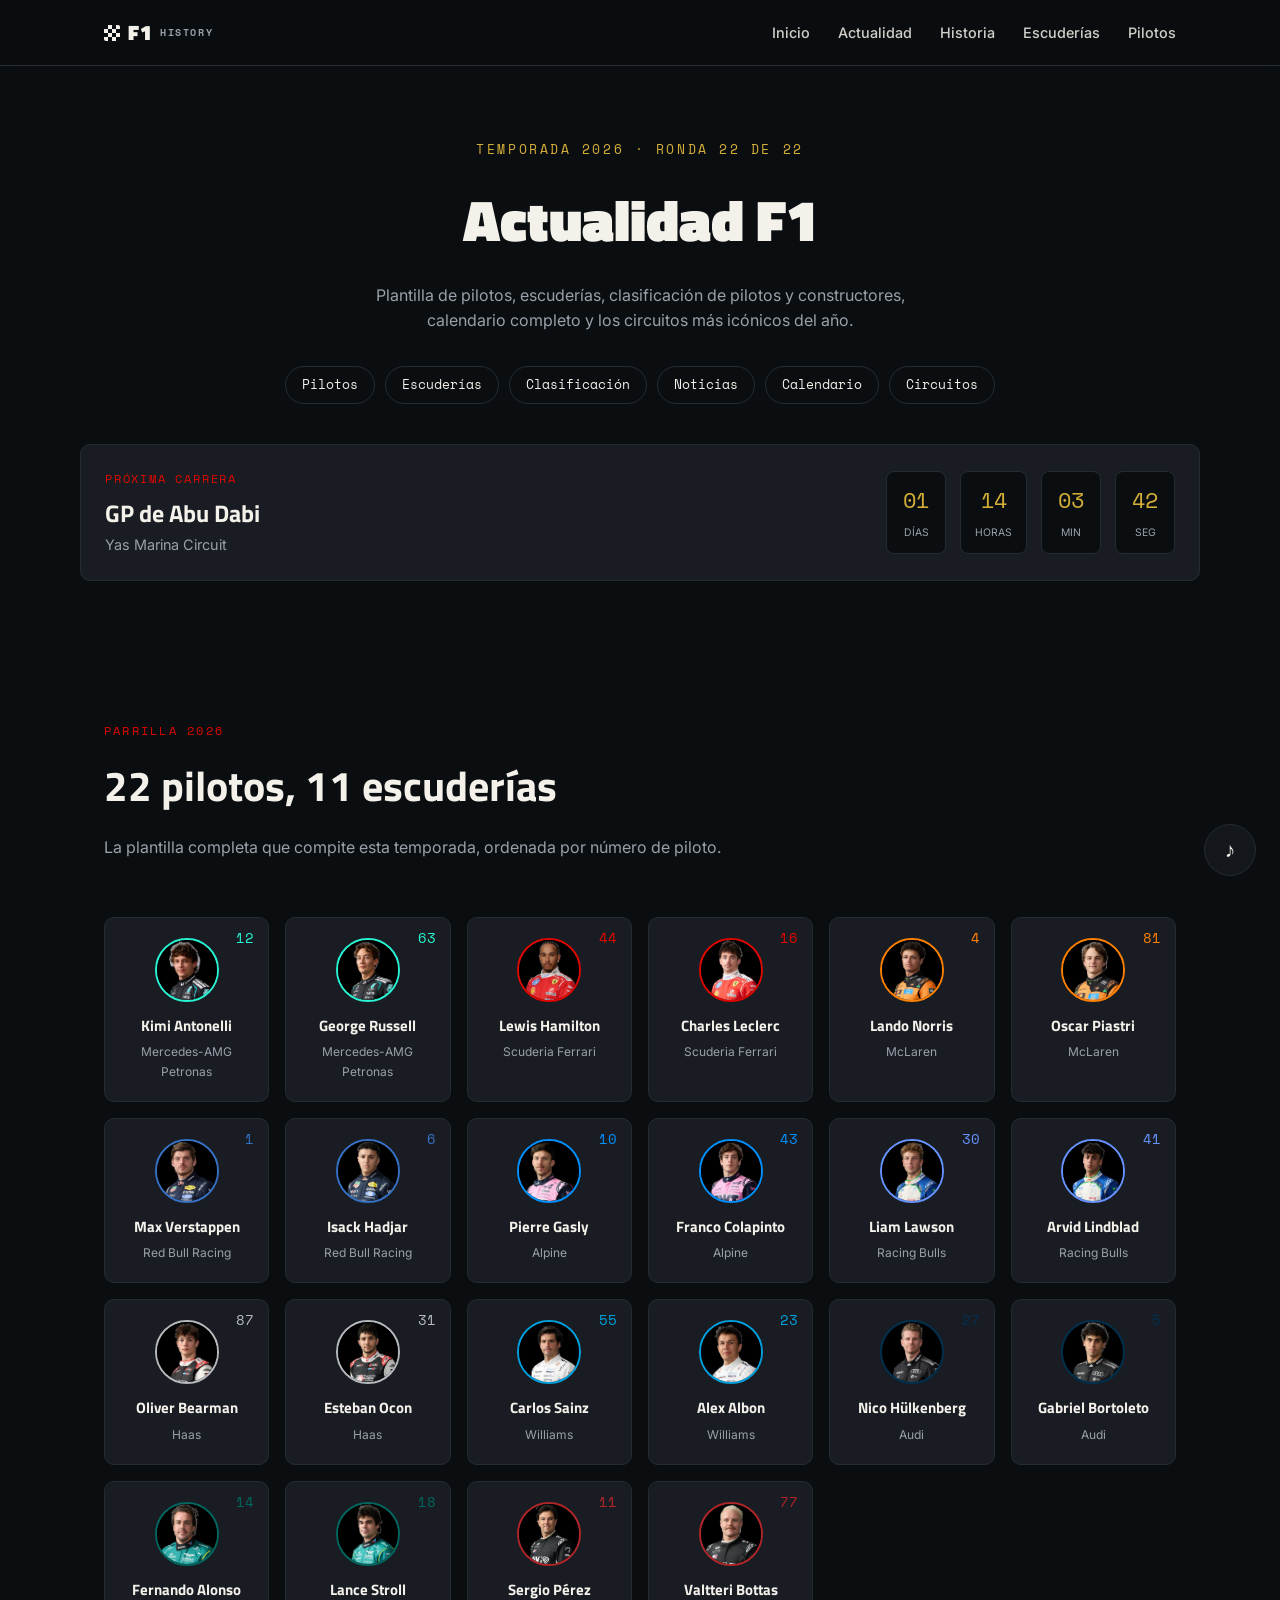
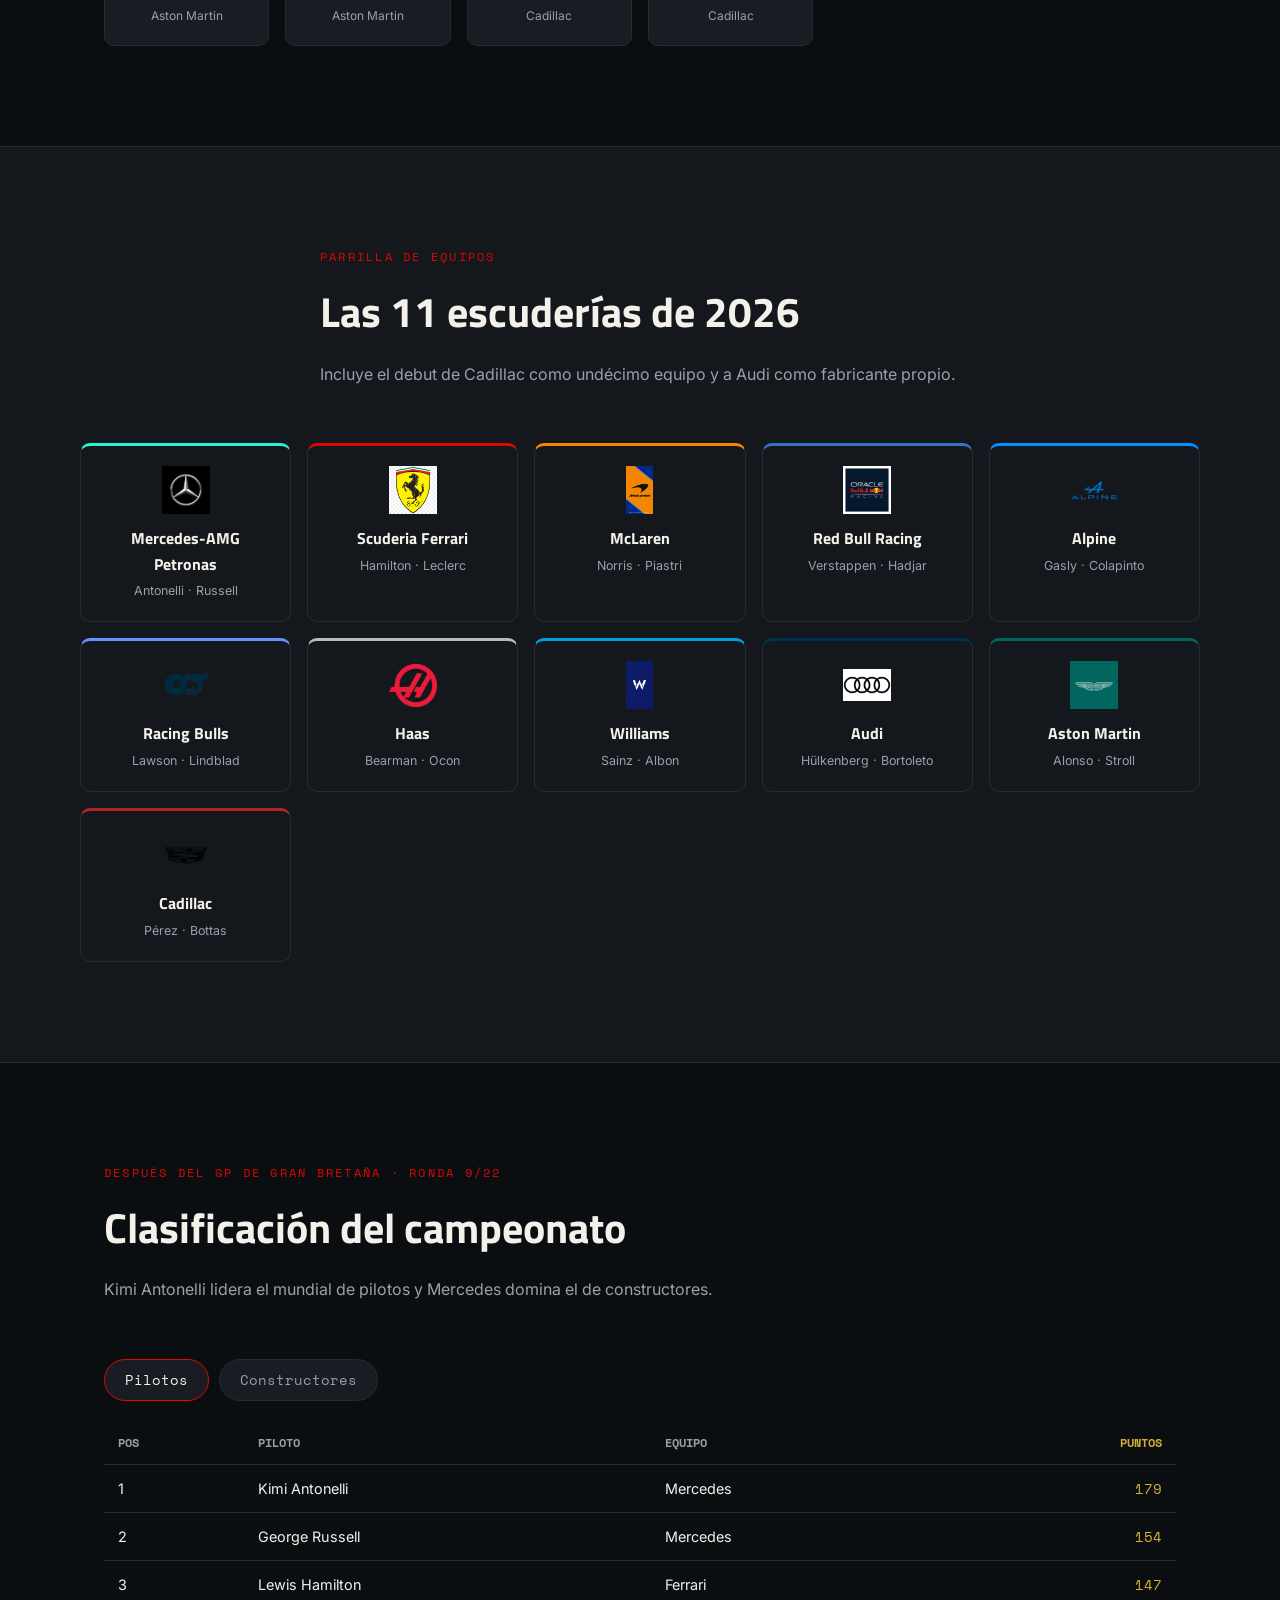
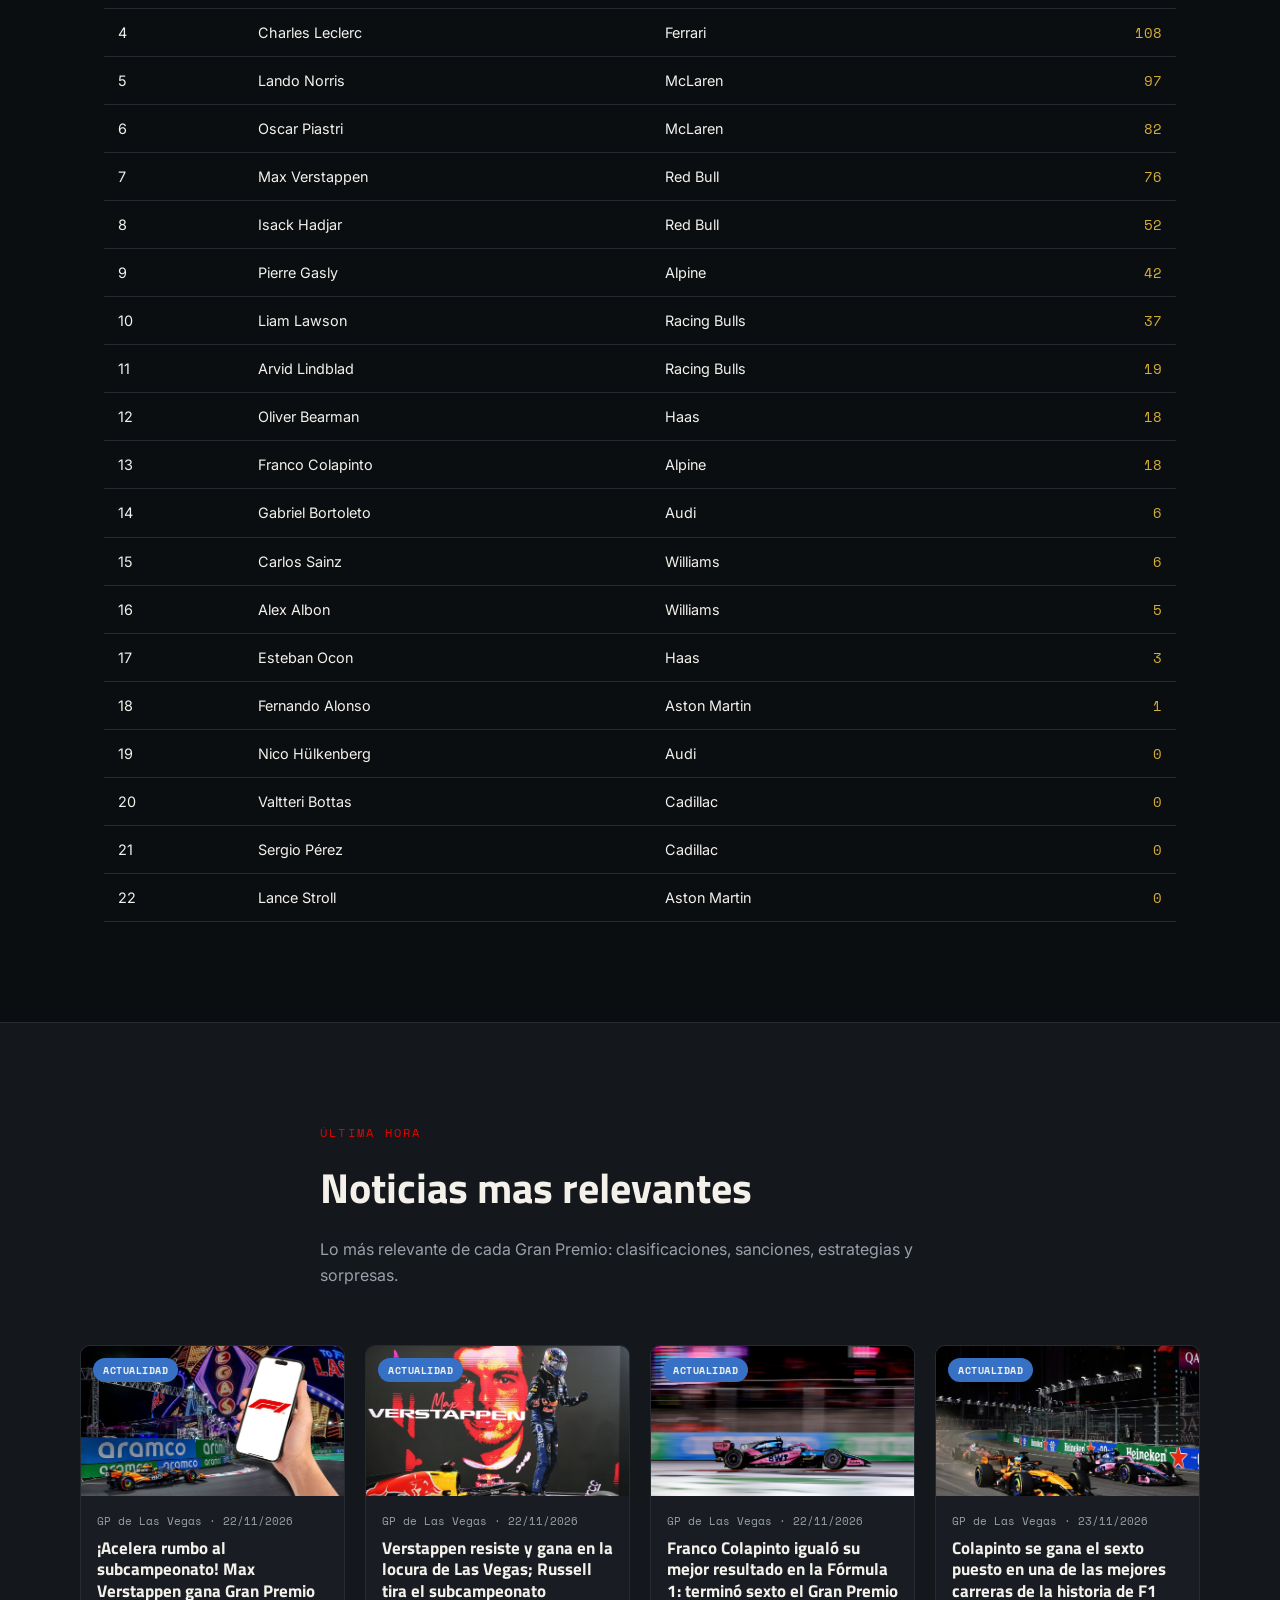
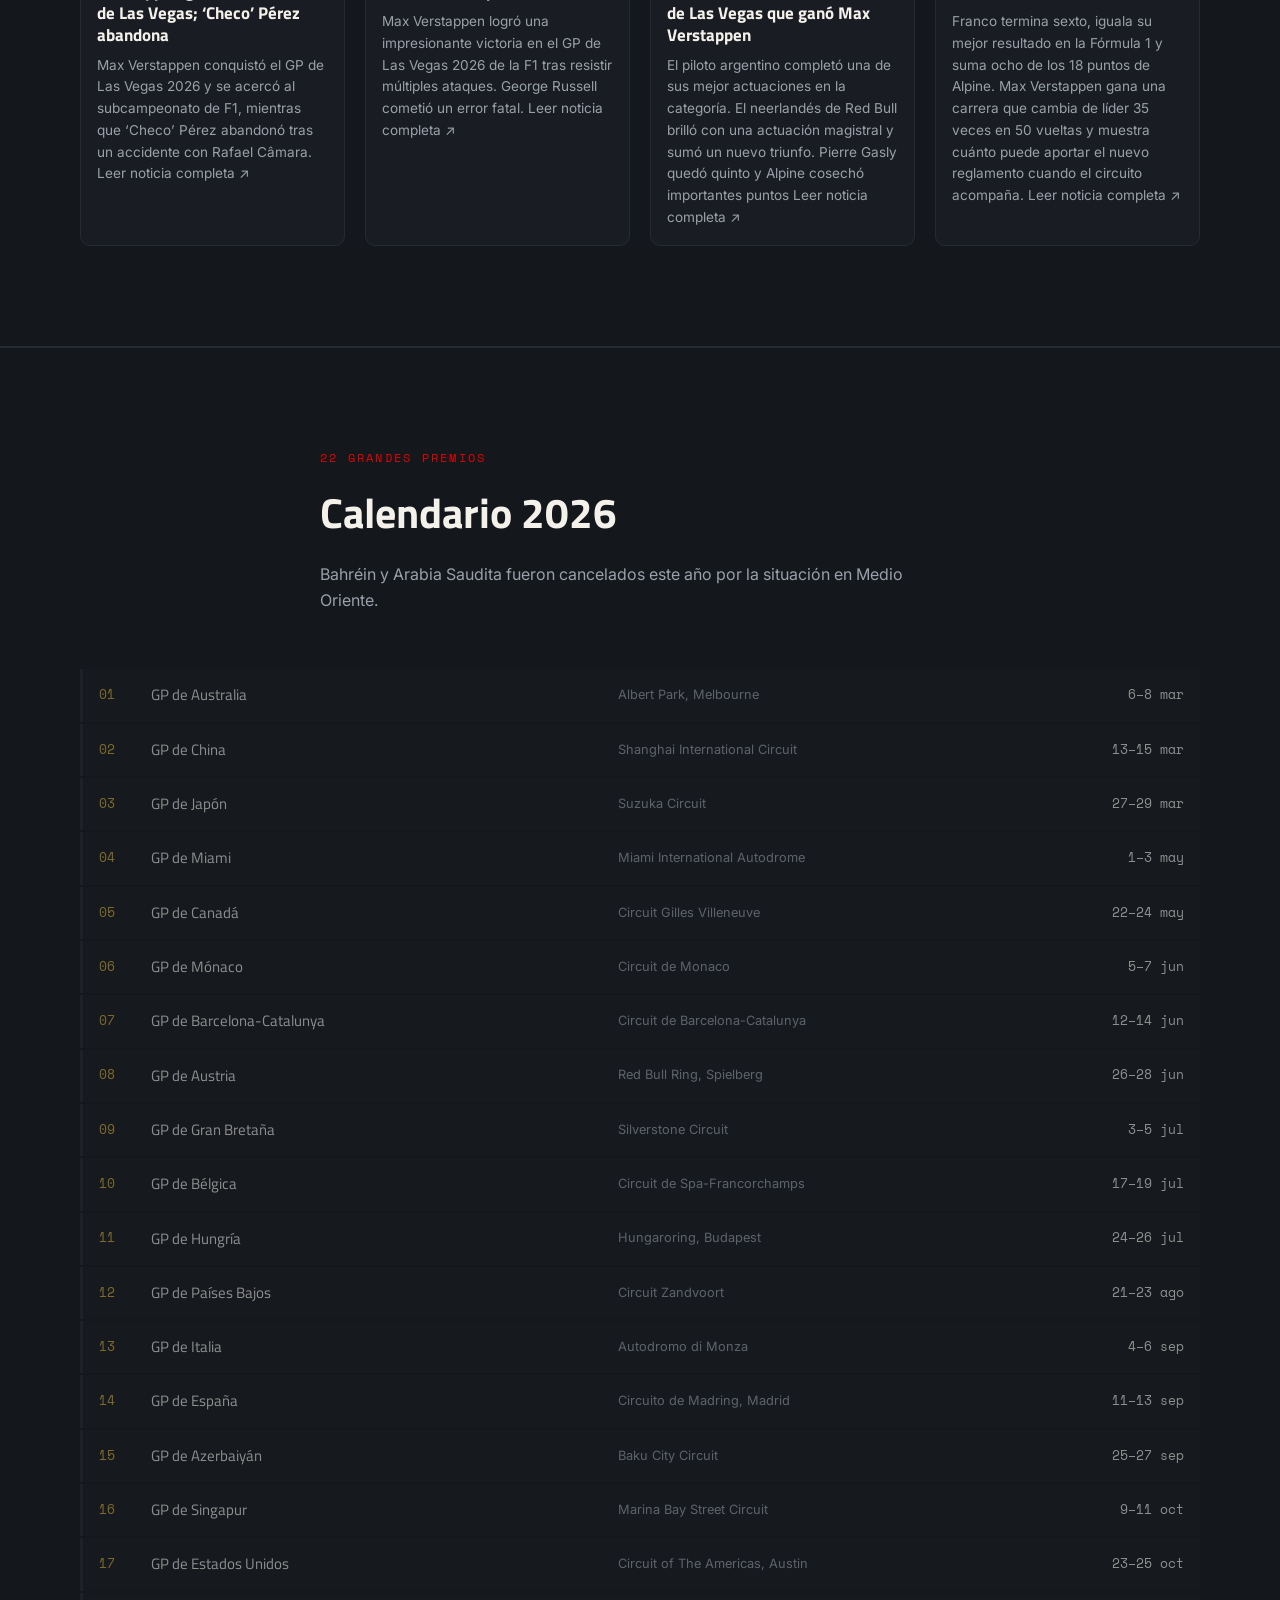
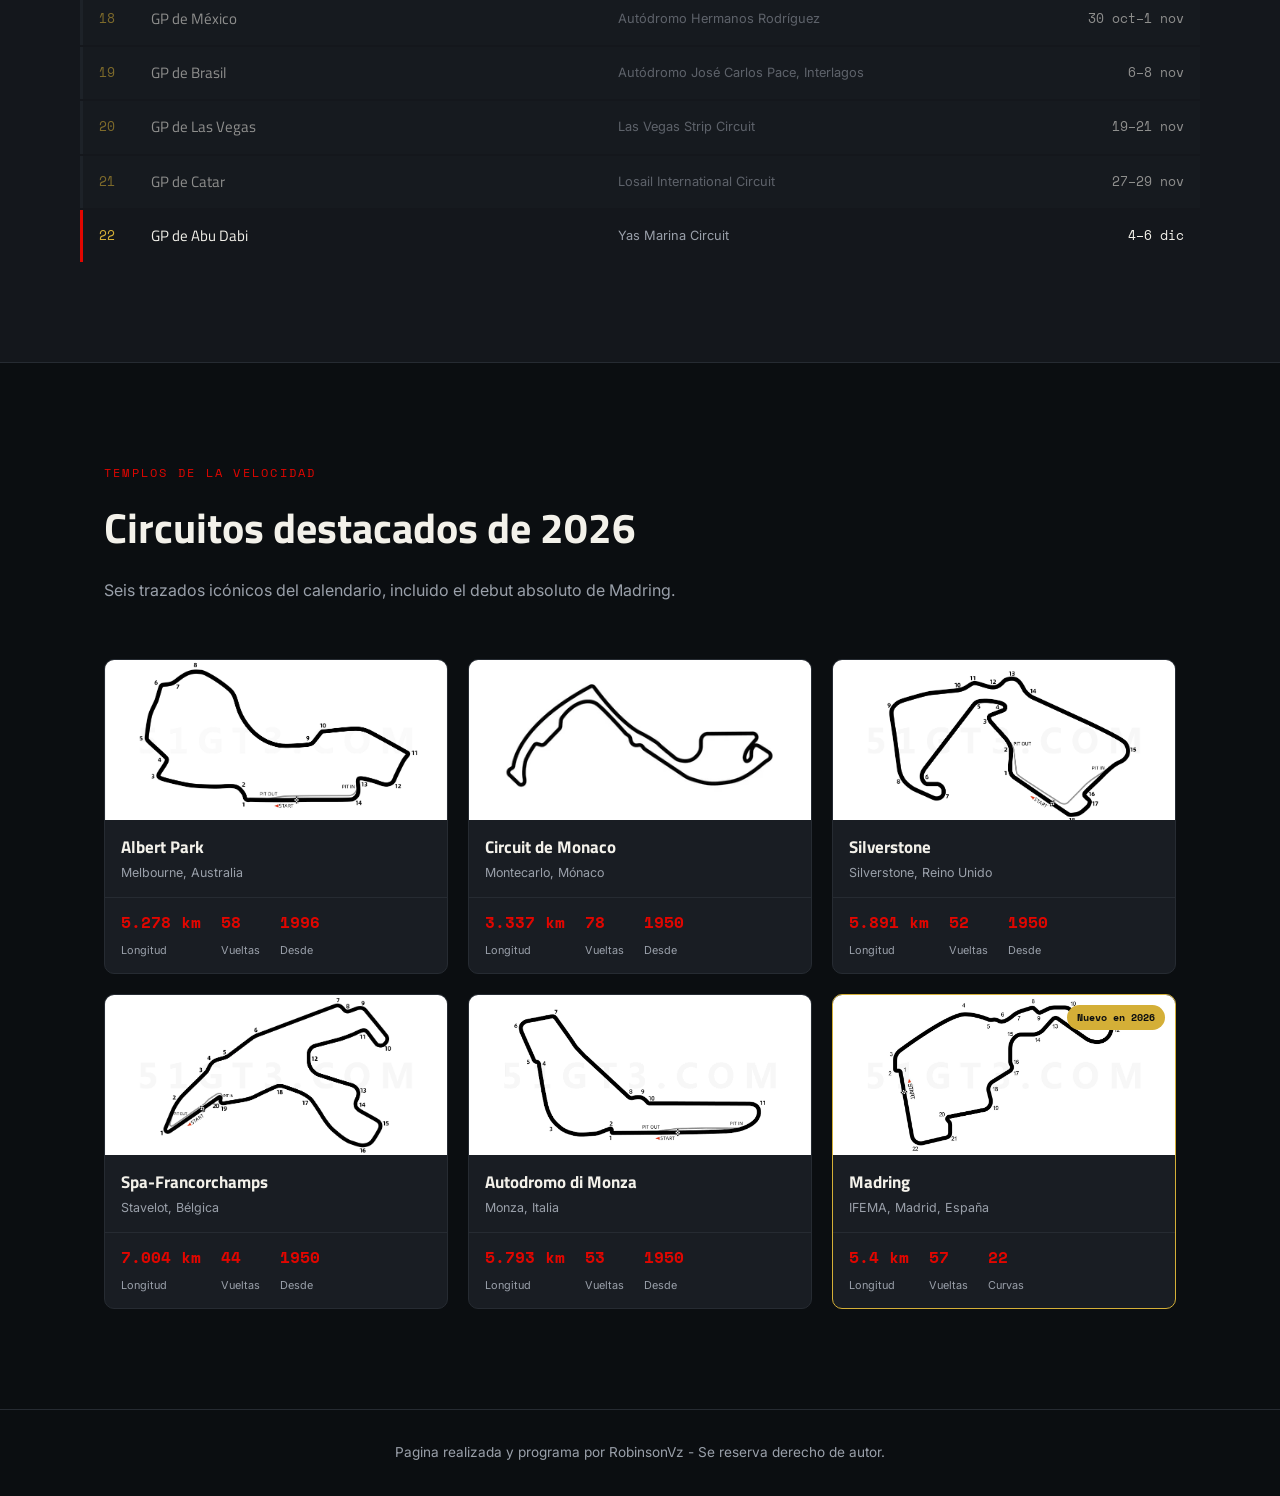
<file: index.html>
<!DOCTYPE html>
<html lang="es">
<head>
  <meta charset="UTF-8" />
  <meta name="viewport" content="width=device-width, initial-scale=1.0" />
  <title>Actualidad F1 2026 | F1 History</title>

  <link rel="preconnect" href="https://fonts.googleapis.com">
  <link href="https://fonts.googleapis.com/css2?family=Titillium+Web:wght@600;700;900&family=Inter:wght@400;500;600&family=Space+Mono:wght@400;700&display=swap" rel="stylesheet">

  <!-- Reutilizamos las variables y estilos generales de la página principal -->
  <link rel="stylesheet" href="style.css" />
  <link rel="stylesheet" href="actualidad.css" />
</head>
<body>

  <!-- ===== BARRA DE NAVEGACIÓN (igual que index.html) ===== -->
  <header class="navbar" id="navbar">
    <div class="navbar__inner">
      <a href="index.html" class="navbar__logo">
        <span class="navbar__flag" aria-hidden="true"></span>
        F1<span class="navbar__logo-sub">HISTORY</span>
      </a>

      <nav class="navbar__links" id="navLinks">
        <a href="index.html">Inicio</a>
        <a href="index.html" class="is-active">Actualidad</a>
        <a href="historia.html">Historia</a>
        <a href="historia.html#escuderias">Escuderías</a>
        <a href="historia.html#pilotos">Pilotos</a>
      </nav>

      <button class="navbar__toggle" id="navToggle" aria-label="Abrir menú" aria-expanded="false">
        <span></span><span></span><span></span>
      </button>
    </div>
  </header>

  <!-- ===== ENCABEZADO DE LA PÁGINA ===== -->
  <section class="actual-hero">
    <p class="actual-hero__eyebrow">Temporada 2026 · Ronda 9 de 22</p>
    <h1 class="actual-hero__title">Actualidad F1</h1>
    <p class="actual-hero__subtitle">
      Plantilla de pilotos, escuderías, clasificación de pilotos y constructores,
      calendario completo y los circuitos más icónicos del año.
    </p>

    <!-- Menú corto para saltar entre secciones de esta página -->
    <nav class="actual-subnav">
      <a href="#actual-pilotos">Pilotos</a>
      <a href="#actual-escuderias">Escuderías</a>
      <a href="#actual-clasificacion">Clasificación</a>
      <a href="#actual-noticias">Noticias</a>
      <a href="#actual-calendario">Calendario</a>
      <a href="#actual-circuitos">Circuitos</a>
    </nav>
  </section>

  <!-- ===== PRÓXIMA CARRERA / CUENTA REGRESIVA ===== -->
  <section class="next-race" id="nextRace">
    <div class="next-race__info">
      <p class="next-race__label">Próxima carrera</p>
      <h2 class="next-race__name">GP de Bélgica</h2>
      <p class="next-race__circuit">Circuito de Spa-Francorchamps · 17–19 de julio de 2026</p>
    </div>
    <div class="next-race__countdown" id="countdown">
      <div><span id="cd-days">00</span><small>Días</small></div>
      <div><span id="cd-hours">00</span><small>Horas</small></div>
      <div><span id="cd-min">00</span><small>Min</small></div>
      <div><span id="cd-sec">00</span><small>Seg</small></div>
    </div>
  </section>

  <!-- ===== PILOTOS DE LA TEMPORADA ACTUAL ===== -->
  <section class="section" id="actual-pilotos">
    <div class="section__head">
      <p class="section__eyebrow">Parrilla 2026</p>
      <h2 class="section__title">22 pilotos, 11 escuderías</h2>
      <p class="section__lead">La plantilla completa que compite esta temporada, ordenada por número de piloto.</p>
    </div>

    <div class="actual-drivers-grid">

      <article class="actual-driver" style="--team-color:#27F4D2;">
        <img src="imagenes/actualidad/pilotos/antonelli.jpg" alt="Kimi Antonelli" class="actual-driver__photo">
        <span class="actual-driver__num">12</span>
        <h3 class="actual-driver__name">Kimi Antonelli</h3>
        <p class="actual-driver__team">Mercedes-AMG Petronas</p>
      </article>

      <article class="actual-driver" style="--team-color:#27F4D2;">
        <img src="imagenes/actualidad/pilotos/russell.jpg" alt="George Russell" class="actual-driver__photo">
        <span class="actual-driver__num">63</span>
        <h3 class="actual-driver__name">George Russell</h3>
        <p class="actual-driver__team">Mercedes-AMG Petronas</p>
      </article>

      <article class="actual-driver" style="--team-color:#E10600;">
        <img src="imagenes/actualidad/pilotos/hamilton.jpg" alt="Lewis Hamilton" class="actual-driver__photo">
        <span class="actual-driver__num">44</span>
        <h3 class="actual-driver__name">Lewis Hamilton</h3>
        <p class="actual-driver__team">Scuderia Ferrari</p>
      </article>

      <article class="actual-driver" style="--team-color:#E10600;">
        <img src="imagenes/actualidad/pilotos/leclerc.jpg" alt="Charles Leclerc" class="actual-driver__photo">
        <span class="actual-driver__num">16</span>
        <h3 class="actual-driver__name">Charles Leclerc</h3>
        <p class="actual-driver__team">Scuderia Ferrari</p>
      </article>

      <article class="actual-driver" style="--team-color:#FF8000;">
        <img src="imagenes/actualidad/pilotos/norris.jpg" alt="Lando Norris" class="actual-driver__photo">
        <span class="actual-driver__num">4</span>
        <h3 class="actual-driver__name">Lando Norris</h3>
        <p class="actual-driver__team">McLaren</p>
      </article>

      <article class="actual-driver" style="--team-color:#FF8000;">
        <img src="imagenes/actualidad/pilotos/piastri.jpg" alt="Oscar Piastri" class="actual-driver__photo">
        <span class="actual-driver__num">81</span>
        <h3 class="actual-driver__name">Oscar Piastri</h3>
        <p class="actual-driver__team">McLaren</p>
      </article>

      <article class="actual-driver" style="--team-color:#3671C6;">
        <img src="imagenes/actualidad/pilotos/verstappen.jpg" alt="Max Verstappen" class="actual-driver__photo">
        <span class="actual-driver__num">1</span>
        <h3 class="actual-driver__name">Max Verstappen</h3>
        <p class="actual-driver__team">Red Bull Racing</p>
      </article>

      <article class="actual-driver" style="--team-color:#3671C6;">
        <img src="imagenes/actualidad/pilotos/hadjar.jpg" alt="Isack Hadjar" class="actual-driver__photo">
        <span class="actual-driver__num">6</span>
        <h3 class="actual-driver__name">Isack Hadjar</h3>
        <p class="actual-driver__team">Red Bull Racing</p>
      </article>

      <article class="actual-driver" style="--team-color:#0090FF;">
        <img src="imagenes/actualidad/pilotos/gasly.jpg" alt="Pierre Gasly" class="actual-driver__photo">
        <span class="actual-driver__num">10</span>
        <h3 class="actual-driver__name">Pierre Gasly</h3>
        <p class="actual-driver__team">Alpine</p>
      </article>

      <article class="actual-driver" style="--team-color:#0090FF;">
        <img src="imagenes/actualidad/pilotos/colapinto.jpg" alt="Franco Colapinto" class="actual-driver__photo">
        <span class="actual-driver__num">43</span>
        <h3 class="actual-driver__name">Franco Colapinto</h3>
        <p class="actual-driver__team">Alpine</p>
      </article>

      <article class="actual-driver" style="--team-color:#6692FF;">
        <img src="imagenes/actualidad/pilotos/lawson.jpg" alt="Liam Lawson" class="actual-driver__photo">
        <span class="actual-driver__num">30</span>
        <h3 class="actual-driver__name">Liam Lawson</h3>
        <p class="actual-driver__team">Racing Bulls</p>
      </article>

      <article class="actual-driver" style="--team-color:#6692FF;">
        <img src="imagenes/actualidad/pilotos/lindblad.jpg" alt="Arvid Lindblad" class="actual-driver__photo">
        <span class="actual-driver__num">41</span>
        <h3 class="actual-driver__name">Arvid Lindblad</h3>
        <p class="actual-driver__team">Racing Bulls</p>
      </article>

      <article class="actual-driver" style="--team-color:#B6BABD;">
        <img src="imagenes/actualidad/pilotos/bearman.jpg" alt="Oliver Bearman" class="actual-driver__photo">
        <span class="actual-driver__num">87</span>
        <h3 class="actual-driver__name">Oliver Bearman</h3>
        <p class="actual-driver__team">Haas</p>
      </article>

      <article class="actual-driver" style="--team-color:#B6BABD;">
        <img src="imagenes/actualidad/pilotos/ocon.jpg" alt="Esteban Ocon" class="actual-driver__photo">
        <span class="actual-driver__num">31</span>
        <h3 class="actual-driver__name">Esteban Ocon</h3>
        <p class="actual-driver__team">Haas</p>
      </article>

      <article class="actual-driver" style="--team-color:#00A0DE;">
        <img src="imagenes/actualidad/pilotos/sainz.jpg" alt="Carlos Sainz" class="actual-driver__photo">
        <span class="actual-driver__num">55</span>
        <h3 class="actual-driver__name">Carlos Sainz</h3>
        <p class="actual-driver__team">Williams</p>
      </article>

      <article class="actual-driver" style="--team-color:#00A0DE;">
        <img src="imagenes/actualidad/pilotos/albon.jpg" alt="Alex Albon" class="actual-driver__photo">
        <span class="actual-driver__num">23</span>
        <h3 class="actual-driver__name">Alex Albon</h3>
        <p class="actual-driver__team">Williams</p>
      </article>

      <article class="actual-driver" style="--team-color:#00304F;">
        <img src="imagenes/actualidad/pilotos/hulkenberg.jpg" alt="Nico Hülkenberg" class="actual-driver__photo">
        <span class="actual-driver__num">27</span>
        <h3 class="actual-driver__name">Nico Hülkenberg</h3>
        <p class="actual-driver__team">Audi</p>
      </article>

      <article class="actual-driver" style="--team-color:#00304F;">
        <img src="imagenes/actualidad/pilotos/bortoleto.jpg" alt="Gabriel Bortoleto" class="actual-driver__photo">
        <span class="actual-driver__num">5</span>
        <h3 class="actual-driver__name">Gabriel Bortoleto</h3>
        <p class="actual-driver__team">Audi</p>
      </article>

      <article class="actual-driver" style="--team-color:#00665E;">
        <img src="imagenes/actualidad/pilotos/alonso.jpg" alt="Fernando Alonso" class="actual-driver__photo">
        <span class="actual-driver__num">14</span>
        <h3 class="actual-driver__name">Fernando Alonso</h3>
        <p class="actual-driver__team">Aston Martin</p>
      </article>

      <article class="actual-driver" style="--team-color:#00665E;">
        <img src="imagenes/actualidad/pilotos/stroll.jpg" alt="Lance Stroll" class="actual-driver__photo">
        <span class="actual-driver__num">18</span>
        <h3 class="actual-driver__name">Lance Stroll</h3>
        <p class="actual-driver__team">Aston Martin</p>
      </article>

      <article class="actual-driver" style="--team-color:#B02528;">
        <img src="imagenes/actualidad/pilotos/perez.jpg" alt="Sergio Pérez" class="actual-driver__photo">
        <span class="actual-driver__num">11</span>
        <h3 class="actual-driver__name">Sergio Pérez</h3>
        <p class="actual-driver__team">Cadillac</p>
      </article>

      <article class="actual-driver" style="--team-color:#B02528;">
        <img src="imagenes/actualidad/pilotos/bottas.jpg" alt="Valtteri Bottas" class="actual-driver__photo">
        <span class="actual-driver__num">77</span>
        <h3 class="actual-driver__name">Valtteri Bottas</h3>
        <p class="actual-driver__team">Cadillac</p>
      </article>

    </div>
  </section>

  <!-- ===== ESCUDERÍAS 2026 ===== -->
  <section class="section section--alt" id="actual-escuderias">
    <div class="section__head">
      <p class="section__eyebrow">Parrilla de equipos</p>
      <h2 class="section__title">Las 11 escuderías de 2026</h2>
      <p class="section__lead">Incluye el debut de Cadillac como undécimo equipo y a Audi como fabricante propio.</p>
    </div>

    <div class="actual-teams-grid">

      <article class="actual-team" style="--team-color:#27F4D2;" data-founded="1954 (regreso en 2010)" data-base="Brackley, Reino Unido" data-wins="125" data-poles="131" data-best="">
        <img src="imagenes/actualidad/escuderias/mercedes.png" alt="Mercedes" class="actual-team__logo">
        <h3>Mercedes-AMG Petronas</h3>
        <p>Antonelli · Russell</p>
      </article>

      <article class="actual-team" style="--team-color:#E10600;" data-founded="1950" data-base="Maranello, Italia" data-wins="251" data-poles="253" data-best="">
        <img src="imagenes/actualidad/escuderias/ferrari.png" alt="Ferrari" class="actual-team__logo">
        <h3>Scuderia Ferrari</h3>
        <p>Hamilton · Leclerc</p>
      </article>

      <article class="actual-team" style="--team-color:#FF8000;" data-founded="1966" data-base="Woking, Reino Unido" data-wins="189" data-poles="161" data-best="">
        <img src="imagenes/actualidad/escuderias/mclaren.png" alt="McLaren" class="actual-team__logo">
        <h3>McLaren</h3>
        <p>Norris · Piastri</p>
      </article>

      <article class="actual-team" style="--team-color:#3671C6;" data-founded="2005" data-base="Milton Keynes, Reino Unido" data-wins="123" data-poles="101" data-best="">
        <img src="imagenes/actualidad/escuderias/redbull.png" alt="Red Bull Racing" class="actual-team__logo">
        <h3>Red Bull Racing</h3>
        <p>Verstappen · Hadjar</p>
      </article>

      <article class="actual-team" style="--team-color:#0090FF;" data-founded="2021 (linaje Renault desde 1977)" data-base="Enstone, Reino Unido" data-wins="21" data-poles="20" data-best="">
        <img src="imagenes/actualidad/escuderias/alpine.png" alt="Alpine" class="actual-team__logo">
        <h3>Alpine</h3>
        <p>Gasly · Colapinto</p>
      </article>

      <article class="actual-team" style="--team-color:#6692FF;" data-founded="2006 (como Toro Rosso)" data-base="Faenza, Italia" data-wins="2" data-poles="1" data-best="">
        <img src="imagenes/actualidad/escuderias/racingbulls.png" alt="Racing Bulls" class="actual-team__logo">
        <h3>Racing Bulls</h3>
        <p>Lawson · Lindblad</p>
      </article>

      <article class="actual-team" style="--team-color:#B6BABD;" data-founded="2016" data-base="Kannapolis, Estados Unidos" data-wins="0" data-poles="0" data-best="P5 en el GP de Austria 2018 (Romain Grosjean)">
        <img src="imagenes/actualidad/escuderias/haas.png" alt="Haas" class="actual-team__logo">
        <h3>Haas</h3>
        <p>Bearman · Ocon</p>
      </article>

      <article class="actual-team" style="--team-color:#00A0DE;" data-founded="1977" data-base="Grove, Reino Unido" data-wins="114" data-poles="128" data-best="">
        <img src="imagenes/actualidad/escuderias/williams.png" alt="Williams" class="actual-team__logo">
        <h3>Williams</h3>
        <p>Sainz · Albon</p>
      </article>

      <article class="actual-team" style="--team-color:#00304F;" data-founded="1993 (como Sauber, rebautizado Audi en 2026)" data-base="Hinwil, Suiza" data-wins="1" data-poles="1" data-best="">
        <img src="imagenes/actualidad/escuderias/audi.png" alt="Audi" class="actual-team__logo">
        <h3>Audi</h3>
        <p>Hülkenberg · Bortoleto</p>
      </article>

      <article class="actual-team" style="--team-color:#00665E;" data-founded="2021 (linaje Jordan desde 1991)" data-base="Silverstone, Reino Unido" data-wins="0" data-poles="0" data-best="2º puesto en el GP de Mónaco 2023 (Fernando Alonso)">
        <img src="imagenes/actualidad/escuderias/astonmartin.png" alt="Aston Martin" class="actual-team__logo">
        <h3>Aston Martin</h3>
        <p>Alonso · Stroll</p>
      </article>

      <article class="actual-team" style="--team-color:#B02528;" data-founded="2026" data-base="Charlotte, Estados Unidos" data-wins="0" data-poles="0" data-best="Equipo debutante en 2026, mejor resultado aún por definir">
        <img src="imagenes/actualidad/escuderias/cadillac.png" alt="Cadillac" class="actual-team__logo">
        <h3>Cadillac</h3>
        <p>Pérez · Bottas</p>
      </article>

    </div>
  </section>

  <!-- ===== CLASIFICACIÓN (con pestañas Pilotos / Constructores) ===== -->
  <section class="section" id="actual-clasificacion">
    <div class="section__head">
      <p class="section__eyebrow">Después del GP de Gran Bretaña · Ronda 9/22</p>
      <h2 class="section__title">Clasificación del campeonato</h2>
      <p class="section__lead">Kimi Antonelli lidera el mundial de pilotos y Mercedes domina el de constructores.</p>
    </div>

    <div class="tabs">
      <button class="tab-btn is-active" data-tab="pilotos">Pilotos</button>
      <button class="tab-btn" data-tab="constructores">Constructores</button>
    </div>

    <table class="standings-table" data-panel="pilotos">
      <thead>
        <tr><th>Pos</th><th>Piloto</th><th>Equipo</th><th>Puntos</th></tr>
      </thead>
      <tbody>
        <tr><td>1</td><td>Kimi Antonelli</td><td>Mercedes</td><td>179</td></tr>
        <tr><td>2</td><td>George Russell</td><td>Mercedes</td><td>154</td></tr>
        <tr><td>3</td><td>Lewis Hamilton</td><td>Ferrari</td><td>147</td></tr>
        <tr><td>4</td><td>Charles Leclerc</td><td>Ferrari</td><td>108</td></tr>
        <tr><td>5</td><td>Lando Norris</td><td>McLaren</td><td>97</td></tr>
        <tr><td>6</td><td>Oscar Piastri</td><td>McLaren</td><td>82</td></tr>
        <tr><td>7</td><td>Max Verstappen</td><td>Red Bull</td><td>76</td></tr>
        <tr><td>8</td><td>Isack Hadjar</td><td>Red Bull</td><td>52</td></tr>
        <tr><td>9</td><td>Pierre Gasly</td><td>Alpine</td><td>42</td></tr>
        <tr><td>10</td><td>Liam Lawson</td><td>Racing Bulls</td><td>37</td></tr>
        <tr><td>11</td><td>Arvid Lindblad</td><td>Racing Bulls</td><td>19</td></tr>
        <tr><td>12</td><td>Oliver Bearman</td><td>Haas</td><td>18</td></tr>
        <tr><td>13</td><td>Franco Colapinto</td><td>Alpine</td><td>18</td></tr>
        <tr><td>14</td><td>Gabriel Bortoleto</td><td>Audi</td><td>6</td></tr>
        <tr><td>15</td><td>Carlos Sainz</td><td>Williams</td><td>6</td></tr>
        <tr><td>16</td><td>Alex Albon</td><td>Williams</td><td>5</td></tr>
        <tr><td>17</td><td>Esteban Ocon</td><td>Haas</td><td>3</td></tr>
        <tr><td>18</td><td>Fernando Alonso</td><td>Aston Martin</td><td>1</td></tr>
        <tr><td>19</td><td>Nico Hülkenberg</td><td>Audi</td><td>0</td></tr>
        <tr><td>20</td><td>Valtteri Bottas</td><td>Cadillac</td><td>0</td></tr>
        <tr><td>21</td><td>Sergio Pérez</td><td>Cadillac</td><td>0</td></tr>
        <tr><td>22</td><td>Lance Stroll</td><td>Aston Martin</td><td>0</td></tr>
      </tbody>
    </table>

    <table class="standings-table is-hidden" data-panel="constructores">
      <thead>
        <tr><th>Pos</th><th>Escudería</th><th>Puntos</th></tr>
      </thead>
      <tbody>
        <tr><td>1</td><td>Mercedes-AMG Petronas</td><td>333</td></tr>
        <tr><td>2</td><td>Scuderia Ferrari</td><td>255</td></tr>
        <tr><td>3</td><td>McLaren</td><td>179</td></tr>
        <tr><td>4</td><td>Red Bull Racing</td><td>128</td></tr>
        <tr><td>5</td><td>Alpine</td><td>60</td></tr>
        <tr><td>6</td><td>Racing Bulls</td><td>59</td></tr>
        <tr><td>7</td><td>Haas</td><td>21</td></tr>
        <tr><td>8</td><td>Williams</td><td>11</td></tr>
        <tr><td>9</td><td>Audi</td><td>6</td></tr>
        <tr><td>10</td><td>Aston Martin</td><td>1</td></tr>
        <tr><td>11</td><td>Cadillac</td><td>0</td></tr>
      </tbody>
    </table>
  </section>

  <!-- ===== NOTICIAS POR CARRERA ===== -->
  <section class="section section--alt" id="actual-noticias">
    <div class="section__head">
      <p class="section__eyebrow">Última hora</p>
      <h2 class="section__title">Noticias mas relevantes</h2>
      <p class="section__lead">Lo más relevante de cada Gran Premio: clasificaciones, sanciones, estrategias y sorpresas.</p>
    </div>

    <div class="news-grid">

      <article class="news-card">
        <span class="news-card__tag news-card__tag--carrera">Actualidad</span>
        <img src="imagenes/noticias/94f762c5fe7ce7815cf5.jpg" alt="Noticia del GP de Las Vegas" class="news-card__img" loading="lazy">
        <div class="news-card__body">
          <p class="news-card__meta">GP de Las Vegas · 22/11/2026</p>
          <h3 class="news-card__title">¡Acelera rumbo al subcampeonato! Max Verstappen gana Gran Premio de Las Vegas; ‘Checo’ Pérez abandona</h3>
          <p class="news-card__excerpt">Max Verstappen conquistó el GP de Las Vegas 2026 y se acercó al subcampeonato de F1, mientras que ‘Checo’ Pérez abandonó tras un accidente con Rafael Câmara. <a href="https://www.elfinanciero.com.mx/deportes/2026/11/21/f1-gp-de-las-vegas-en-vivo-resultado-como-le-fue-a-checo-perez/" target="_blank" rel="noopener noreferrer">Leer noticia completa ↗</a></p>
        </div>
      </article>

      <article class="news-card">
        <span class="news-card__tag news-card__tag--carrera">Actualidad</span>
        <img src="imagenes/noticias/c25eb8bd2fe6a974b0db.jpg" alt="Noticia del GP de Las Vegas" class="news-card__img" loading="lazy">
        <div class="news-card__body">
          <p class="news-card__meta">GP de Las Vegas · 22/11/2026</p>
          <h3 class="news-card__title">Verstappen resiste y gana en la locura de Las Vegas; Russell tira el subcampeonato</h3>
          <p class="news-card__excerpt">Max Verstappen logró una impresionante victoria en el GP de Las Vegas 2026 de la F1 tras resistir múltiples ataques. George Russell cometió un error fatal. <a href="https://es.motorsport.com/f1/news/resumen-resultados-carrera-las-vegas-2026/10876670/" target="_blank" rel="noopener noreferrer">Leer noticia completa ↗</a></p>
        </div>
      </article>

      <article class="news-card">
        <span class="news-card__tag news-card__tag--carrera">Actualidad</span>
        <img src="imagenes/noticias/c1adce5ebe64e82ccbfb.jpg" alt="Noticia del GP de Las Vegas" class="news-card__img" loading="lazy">
        <div class="news-card__body">
          <p class="news-card__meta">GP de Las Vegas · 22/11/2026</p>
          <h3 class="news-card__title">Franco Colapinto igualó su mejor resultado en la Fórmula 1: terminó sexto el Gran Premio de Las Vegas que ganó Max Verstappen</h3>
          <p class="news-card__excerpt">El piloto argentino completó una de sus mejor actuaciones en la categoría. El neerlandés de Red Bull brilló con una actuación magistral y sumó un nuevo triunfo. Pierre Gasly quedó quinto y Alpine cosechó importantes puntos <a href="https://www.infobae.com/deportes/2026/11/21/franco-colapinto-largara-9-en-el-gran-premio-de-las-vegas-de-formula-1-hora-tv-y-todo-lo-que-hay-que-saber/" target="_blank" rel="noopener noreferrer">Leer noticia completa ↗</a></p>
        </div>
      </article>

      <article class="news-card">
        <span class="news-card__tag news-card__tag--carrera">Actualidad</span>
        <img src="imagenes/noticias/8e5195730ff734d0f5f2.webp" alt="Noticia del GP de Las Vegas" class="news-card__img" loading="lazy">
        <div class="news-card__body">
          <p class="news-card__meta">GP de Las Vegas · 23/11/2026</p>
          <h3 class="news-card__title">Colapinto se gana el sexto puesto en una de las mejores carreras de la historia de F1</h3>
          <p class="news-card__excerpt">Franco termina sexto, iguala su mejor resultado en la Fórmula 1 y suma ocho de los 18 puntos de Alpine. Max Verstappen gana una carrera que cambia de líder 35 veces en 50 vueltas y muestra cuánto puede aportar el nuevo reglamento cuando el circuito acompaña. <a href="https://www.ellitoral.com/deportes/francocolapinto-formula1-lasvegas-alpine-maxverstappen_0_Ni05lD2D7o.html" target="_blank" rel="noopener noreferrer">Leer noticia completa ↗</a></p>
        </div>
      </article>
    </div>
  </section>

  <!-- ===== CALENDARIO ===== -->
  <section class="section section--alt" id="actual-calendario">
    <div class="section__head">
      <p class="section__eyebrow">22 Grandes Premios</p>
      <h2 class="section__title">Calendario 2026</h2>
      <p class="section__lead">Bahréin y Arabia Saudita fueron cancelados este año por la situación en Medio Oriente.</p>
    </div>

    <ol class="calendar-list">
      <li class="is-done"><span class="calendar-list__round">01</span><span class="calendar-list__name">GP de Australia</span><span class="calendar-list__place">Albert Park, Melbourne</span><span class="calendar-list__date">6–8 mar</span></li>
      <li class="is-done"><span class="calendar-list__round">02</span><span class="calendar-list__name">GP de China</span><span class="calendar-list__place">Shanghai International Circuit</span><span class="calendar-list__date">13–15 mar</span></li>
      <li class="is-done"><span class="calendar-list__round">03</span><span class="calendar-list__name">GP de Japón</span><span class="calendar-list__place">Suzuka Circuit</span><span class="calendar-list__date">27–29 mar</span></li>
      <li class="is-done"><span class="calendar-list__round">04</span><span class="calendar-list__name">GP de Miami</span><span class="calendar-list__place">Miami International Autodrome</span><span class="calendar-list__date">1–3 may</span></li>
      <li class="is-done"><span class="calendar-list__round">05</span><span class="calendar-list__name">GP de Canadá</span><span class="calendar-list__place">Circuit Gilles Villeneuve</span><span class="calendar-list__date">22–24 may</span></li>
      <li class="is-done"><span class="calendar-list__round">06</span><span class="calendar-list__name">GP de Mónaco</span><span class="calendar-list__place">Circuit de Monaco</span><span class="calendar-list__date">5–7 jun</span></li>
      <li class="is-done"><span class="calendar-list__round">07</span><span class="calendar-list__name">GP de Barcelona-Catalunya</span><span class="calendar-list__place">Circuit de Barcelona-Catalunya</span><span class="calendar-list__date">12–14 jun</span></li>
      <li class="is-done"><span class="calendar-list__round">08</span><span class="calendar-list__name">GP de Austria</span><span class="calendar-list__place">Red Bull Ring, Spielberg</span><span class="calendar-list__date">26–28 jun</span></li>
      <li class="is-done"><span class="calendar-list__round">09</span><span class="calendar-list__name">GP de Gran Bretaña</span><span class="calendar-list__place">Silverstone Circuit</span><span class="calendar-list__date">3–5 jul</span></li>
      <li class="is-next"><span class="calendar-list__round">10</span><span class="calendar-list__name">GP de Bélgica</span><span class="calendar-list__place">Circuit de Spa-Francorchamps</span><span class="calendar-list__date">17–19 jul</span></li>
      <li><span class="calendar-list__round">11</span><span class="calendar-list__name">GP de Hungría</span><span class="calendar-list__place">Hungaroring, Budapest</span><span class="calendar-list__date">24–26 jul</span></li>
      <li><span class="calendar-list__round">12</span><span class="calendar-list__name">GP de Países Bajos</span><span class="calendar-list__place">Circuit Zandvoort</span><span class="calendar-list__date">21–23 ago</span></li>
      <li><span class="calendar-list__round">13</span><span class="calendar-list__name">GP de Italia</span><span class="calendar-list__place">Autodromo di Monza</span><span class="calendar-list__date">4–6 sep</span></li>
      <li><span class="calendar-list__round">14</span><span class="calendar-list__name">GP de España</span><span class="calendar-list__place">Circuito de Madring, Madrid</span><span class="calendar-list__date">11–13 sep</span></li>
      <li><span class="calendar-list__round">15</span><span class="calendar-list__name">GP de Azerbaiyán</span><span class="calendar-list__place">Baku City Circuit</span><span class="calendar-list__date">25–27 sep</span></li>
      <li><span class="calendar-list__round">16</span><span class="calendar-list__name">GP de Singapur</span><span class="calendar-list__place">Marina Bay Street Circuit</span><span class="calendar-list__date">9–11 oct</span></li>
      <li><span class="calendar-list__round">17</span><span class="calendar-list__name">GP de Estados Unidos</span><span class="calendar-list__place">Circuit of The Americas, Austin</span><span class="calendar-list__date">23–25 oct</span></li>
      <li><span class="calendar-list__round">18</span><span class="calendar-list__name">GP de México</span><span class="calendar-list__place">Autódromo Hermanos Rodríguez</span><span class="calendar-list__date">30 oct–1 nov</span></li>
      <li><span class="calendar-list__round">19</span><span class="calendar-list__name">GP de Brasil</span><span class="calendar-list__place">Autódromo José Carlos Pace, Interlagos</span><span class="calendar-list__date">6–8 nov</span></li>
      <li><span class="calendar-list__round">20</span><span class="calendar-list__name">GP de Las Vegas</span><span class="calendar-list__place">Las Vegas Strip Circuit</span><span class="calendar-list__date">19–21 nov</span></li>
      <li><span class="calendar-list__round">21</span><span class="calendar-list__name">GP de Catar</span><span class="calendar-list__place">Losail International Circuit</span><span class="calendar-list__date">27–29 nov</span></li>
      <li><span class="calendar-list__round">22</span><span class="calendar-list__name">GP de Abu Dabi</span><span class="calendar-list__place">Yas Marina Circuit</span><span class="calendar-list__date">4–6 dic</span></li>
    </ol>
  </section>

  <!-- ===== CIRCUITOS DESTACADOS ===== -->
  <section class="section" id="actual-circuitos">
    <div class="section__head">
      <p class="section__eyebrow">Templos de la velocidad</p>
      <h2 class="section__title">Circuitos destacados de 2026</h2>
      <p class="section__lead">Seis trazados icónicos del calendario, incluido el debut absoluto de Madring.</p>
    </div>

    <div class="circuits-grid">

      <article class="circuit-card">
        <img src="imagenes/actualidad/circuitos/melbourne.jpg" alt="Albert Park" class="circuit-card__img">
        <h3>Albert Park</h3>
        <p class="circuit-card__place">Melbourne, Australia</p>
        <ul class="circuit-card__stats">
          <li><strong>5.278 km</strong><span>Longitud</span></li>
          <li><strong>58</strong><span>Vueltas</span></li>
          <li><strong>1996</strong><span>Desde</span></li>
        </ul>
      </article>

      <article class="circuit-card">
        <img src="imagenes/actualidad/circuitos/monaco.jpg" alt="Circuit de Monaco" class="circuit-card__img">
        <h3>Circuit de Monaco</h3>
        <p class="circuit-card__place">Montecarlo, Mónaco</p>
        <ul class="circuit-card__stats">
          <li><strong>3.337 km</strong><span>Longitud</span></li>
          <li><strong>78</strong><span>Vueltas</span></li>
          <li><strong>1950</strong><span>Desde</span></li>
        </ul>
      </article>

      <article class="circuit-card">
        <img src="imagenes/actualidad/circuitos/silverstone.jpg" alt="Silverstone" class="circuit-card__img">
        <h3>Silverstone</h3>
        <p class="circuit-card__place">Silverstone, Reino Unido</p>
        <ul class="circuit-card__stats">
          <li><strong>5.891 km</strong><span>Longitud</span></li>
          <li><strong>52</strong><span>Vueltas</span></li>
          <li><strong>1950</strong><span>Desde</span></li>
        </ul>
      </article>

      <article class="circuit-card">
        <img src="imagenes/actualidad/circuitos/spa.jpg" alt="Spa-Francorchamps" class="circuit-card__img">
        <h3>Spa-Francorchamps</h3>
        <p class="circuit-card__place">Stavelot, Bélgica</p>
        <ul class="circuit-card__stats">
          <li><strong>7.004 km</strong><span>Longitud</span></li>
          <li><strong>44</strong><span>Vueltas</span></li>
          <li><strong>1950</strong><span>Desde</span></li>
        </ul>
      </article>

      <article class="circuit-card">
        <img src="imagenes/actualidad/circuitos/monza.jpg" alt="Monza" class="circuit-card__img">
        <h3>Autodromo di Monza</h3>
        <p class="circuit-card__place">Monza, Italia</p>
        <ul class="circuit-card__stats">
          <li><strong>5.793 km</strong><span>Longitud</span></li>
          <li><strong>53</strong><span>Vueltas</span></li>
          <li><strong>1950</strong><span>Desde</span></li>
        </ul>
      </article>

      <article class="circuit-card circuit-card--new">
        <img src="imagenes/actualidad/circuitos/madring.jpg" alt="Madring" class="circuit-card__img">
        <span class="circuit-card__badge">Nuevo en 2026</span>
        <h3>Madring</h3>
        <p class="circuit-card__place">IFEMA, Madrid, España</p>
        <ul class="circuit-card__stats">
          <li><strong>5.4 km</strong><span>Longitud</span></li>
          <li><strong>57</strong><span>Vueltas</span></li>
          <li><strong>22</strong><span>Curvas</span></li>
        </ul>
      </article>

    </div>
  </section>

  <!-- ===== FOOTER ===== -->
  <footer class="footer">
    <p>Pagina realizada y programa por RobinsonVz - Se reserva derecho de autor.</p>
  </footer>

  <!-- ===== MODAL DE DATOS DE ESCUDERÍA ===== -->
  <div class="team-modal-overlay" id="teamModalOverlay">
    <div class="team-modal" id="teamModal" style="--team-color:#e10600;">
      <h3 class="team-modal__name" id="teamModalName">Nombre</h3>
      <ul class="team-modal__stats" id="teamModalStats"></ul>
    </div>
  </div>

  <!-- ===== MÚSICA DE FONDO ===== -->
  <audio id="bgMusic" src="audio/tema.mp3" loop preload="none"></audio>

  <button class="music-toggle" id="musicToggle" aria-label="Reproducir música de fondo" aria-pressed="false">
    <span class="music-toggle__icon" aria-hidden="true">♪</span>
  </button>
  
  <button class="back-to-top" id="backToTop" aria-label="Volver arriba">
  <span aria-hidden="true">↑</span>
</button>

  <script src="actualidad.js"></script>
</body>
</html>
</file>
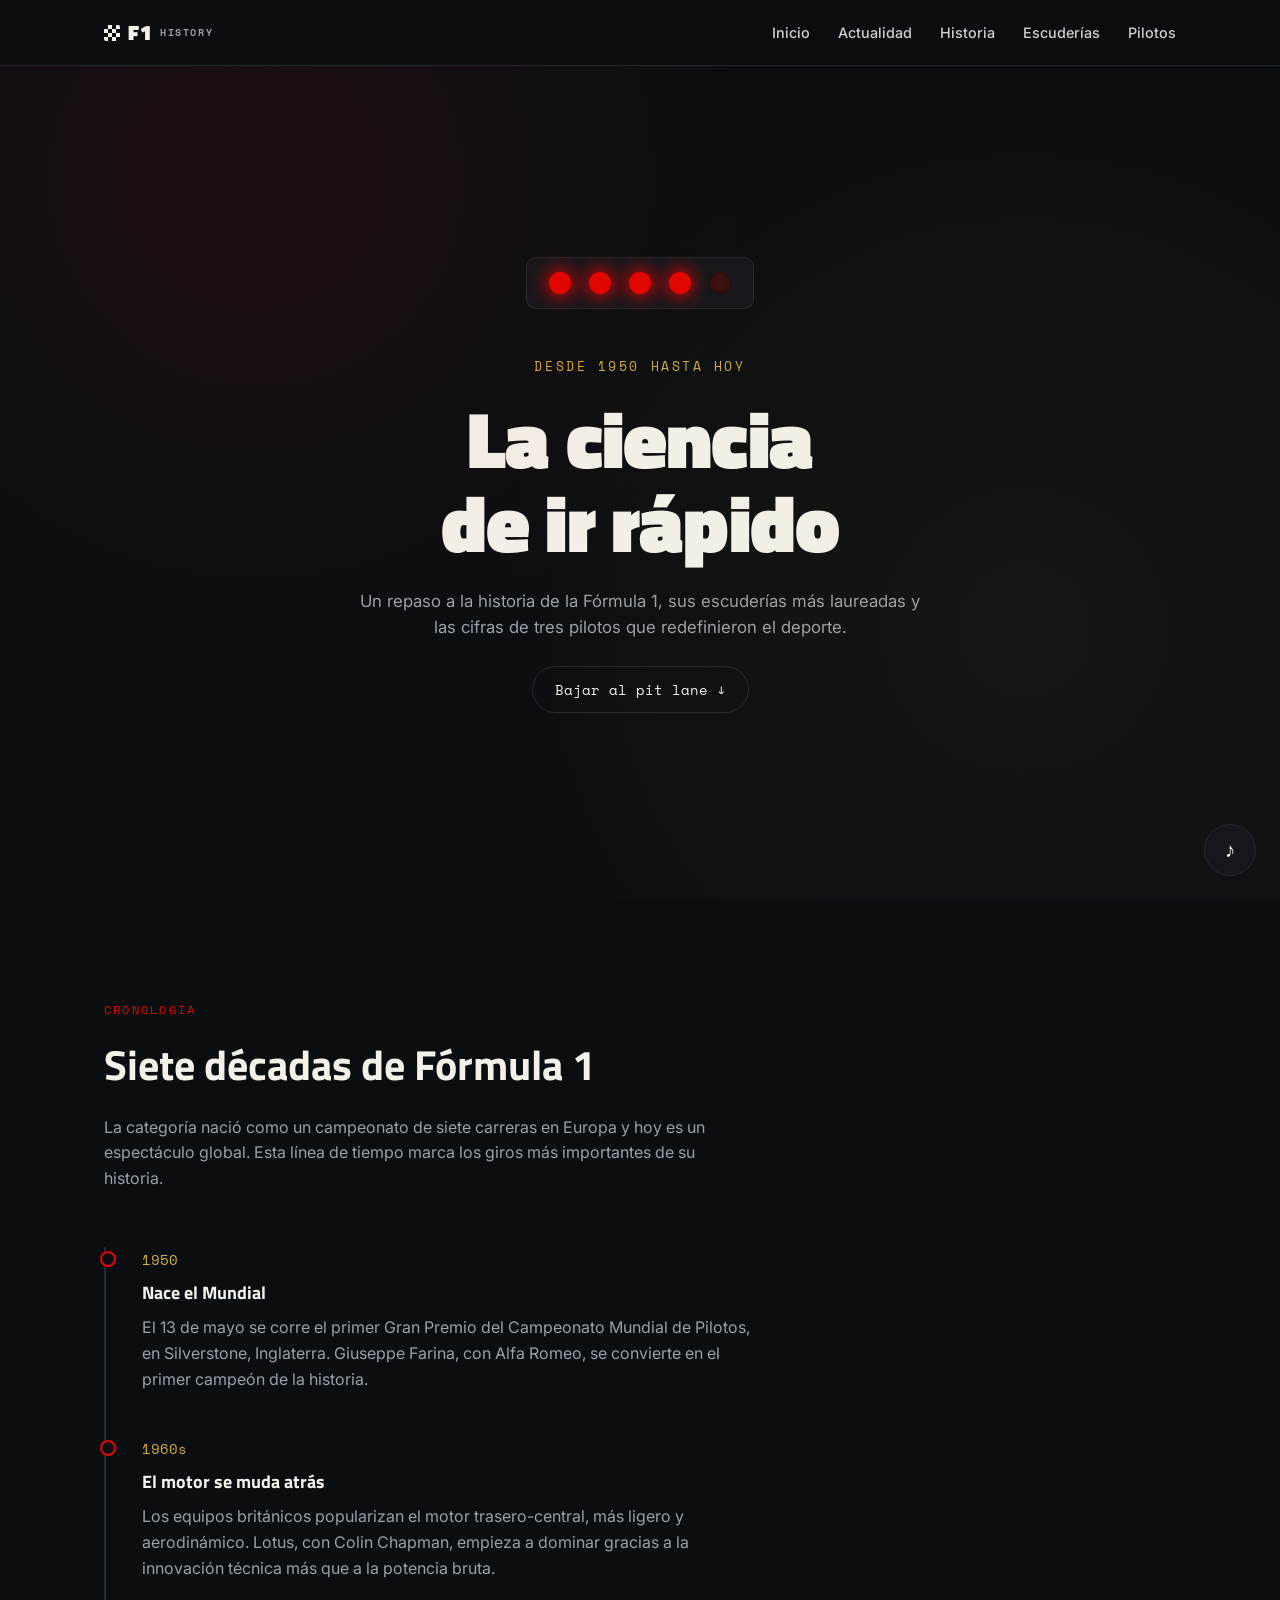
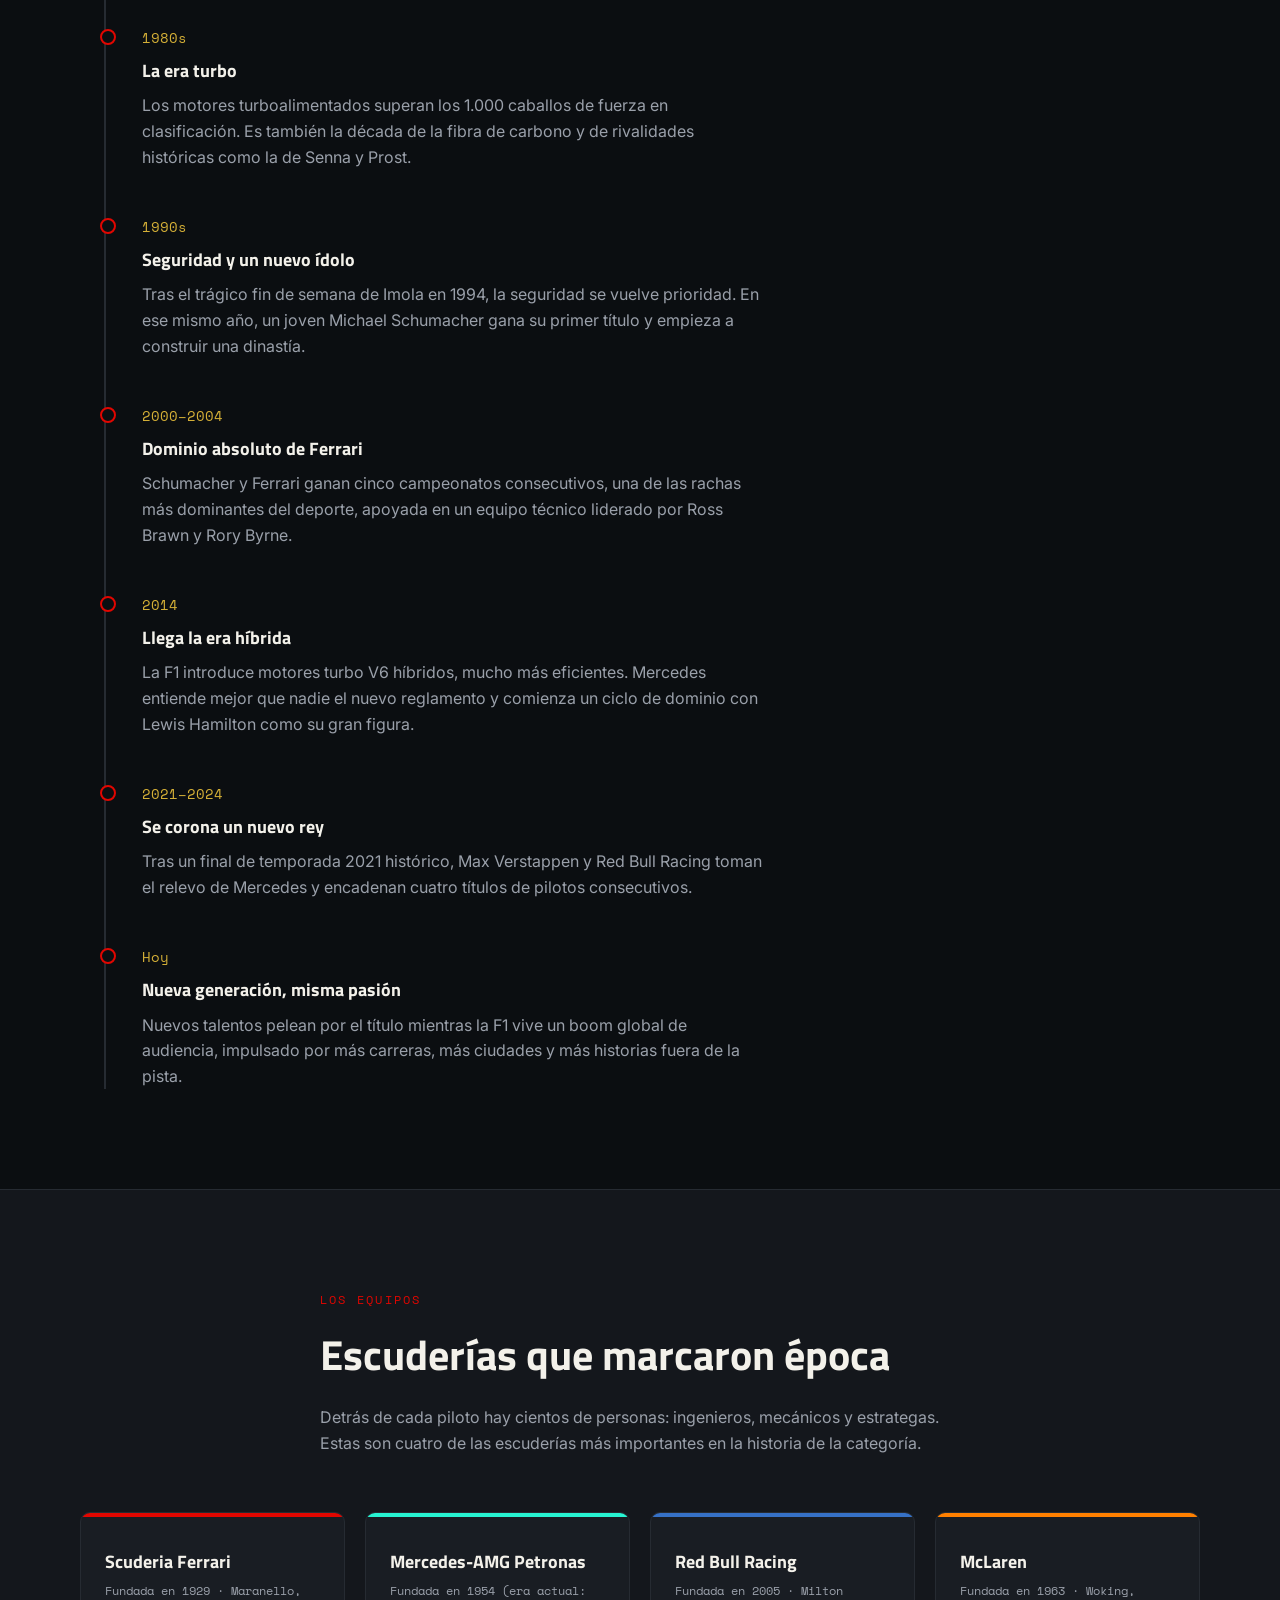
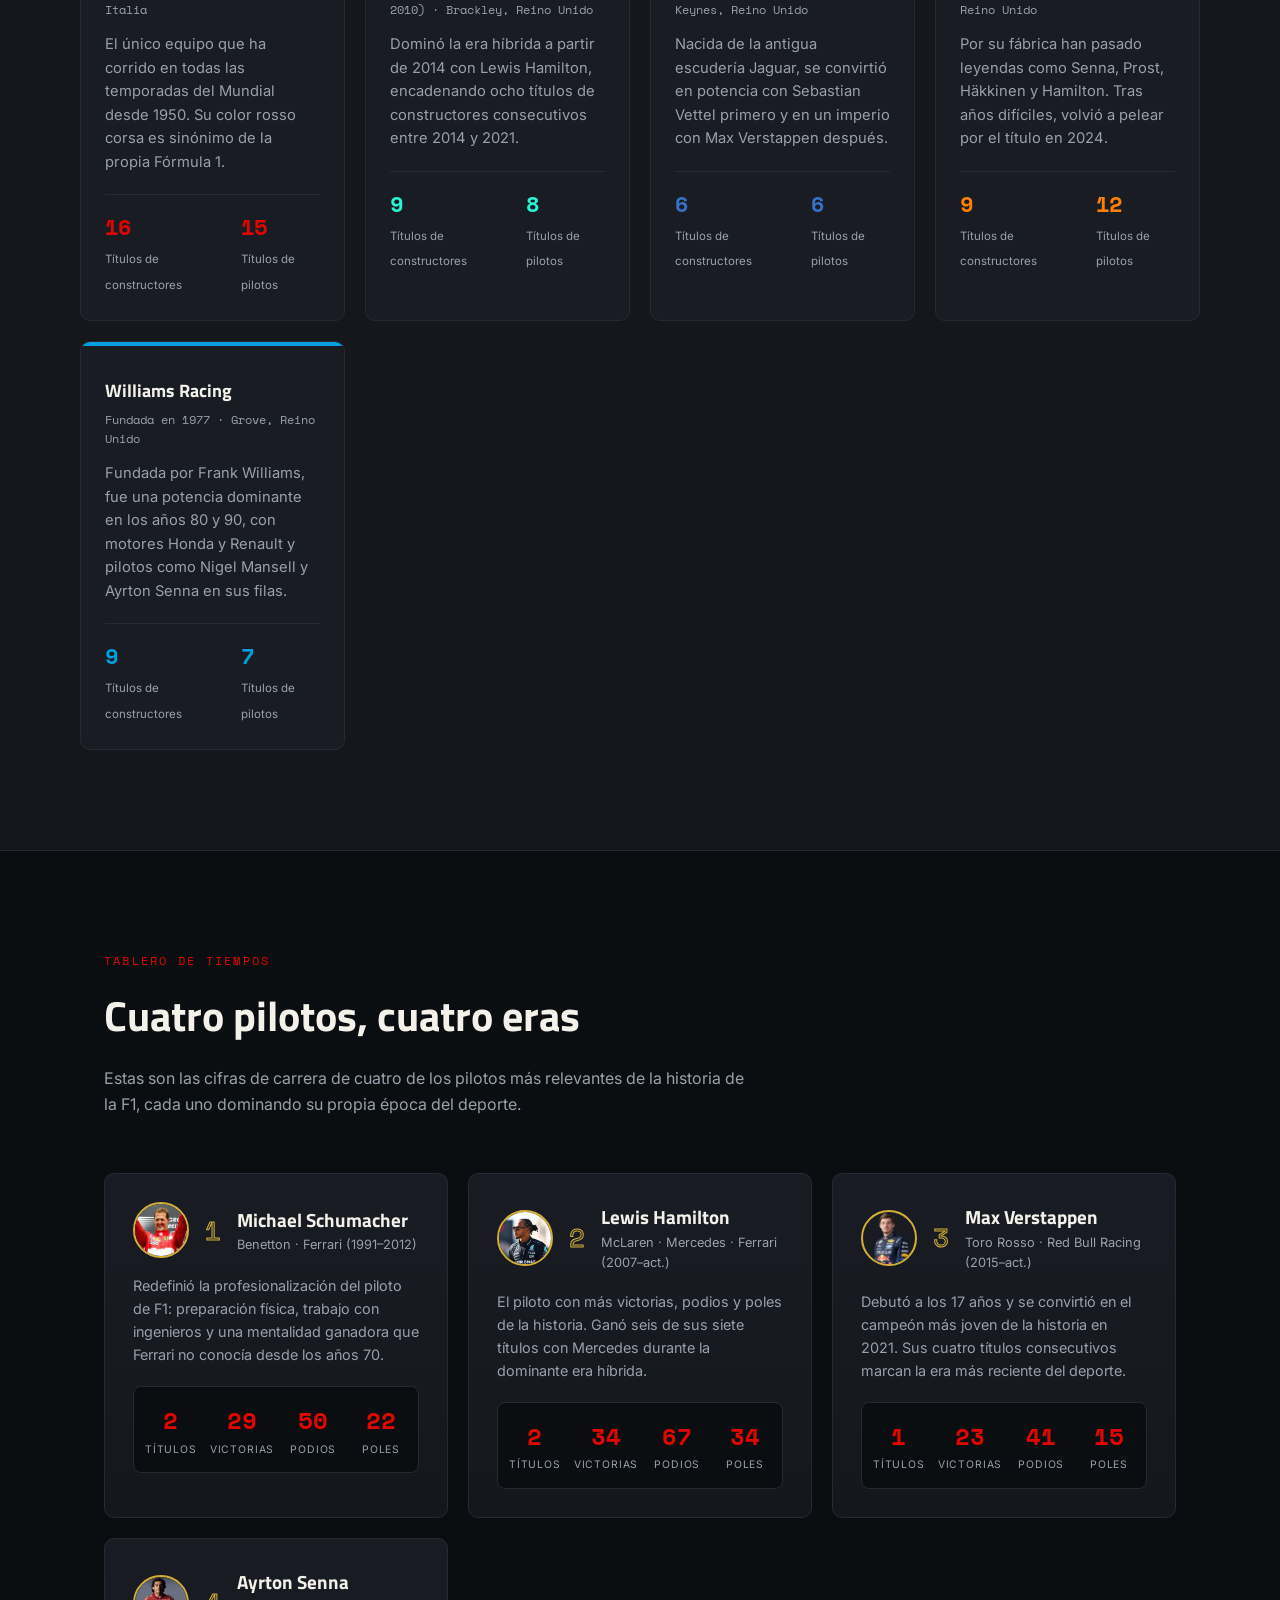
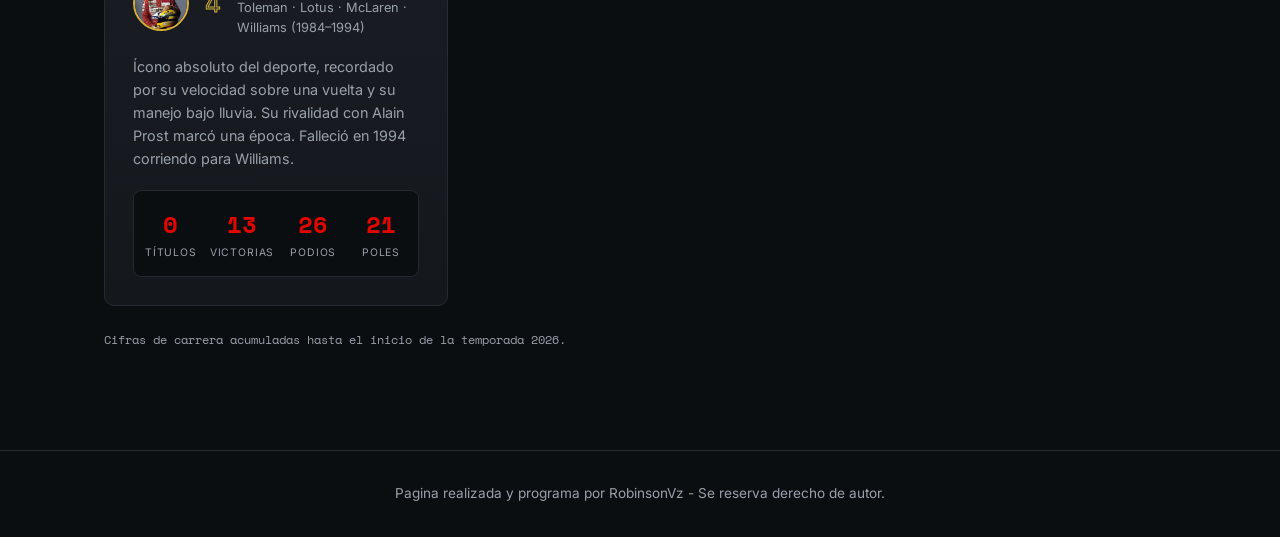
<file: historia.html>
<!DOCTYPE html>
<html lang="es">
<head>
  <meta charset="UTF-8" />
  <meta name="viewport" content="width=device-width, initial-scale=1.0" />
  <title>Fórmula 1 | Historia, Escuderías y Pilotos</title>

  <!-- Fuentes: Titillium Web (la usan las gráficas oficiales de F1), Inter (texto) y Space Mono (para que los números parezcan un tablero de tiempos) -->
  <link rel="preconnect" href="https://fonts.googleapis.com">
  <link href="https://fonts.googleapis.com/css2?family=Titillium+Web:wght@600;700;900&family=Inter:wght@400;500;600&family=Space+Mono:wght@400;700&display=swap" rel="stylesheet">

  <link rel="stylesheet" href="style.css" />
</head>
<body>

  <!-- ===== BARRA DE NAVEGACIÓN ===== -->
  <header class="navbar" id="navbar">
    <div class="navbar__inner">
      <a href="#inicio" class="navbar__logo">
        <span class="navbar__flag" aria-hidden="true"></span>
        F1<span class="navbar__logo-sub">HISTORY</span>
      </a>

      <nav class="navbar__links" id="navLinks">
        <a href="index.html">Inicio</a>
        <a href="index.html">Actualidad</a>
        <a href="#top">Historia</a>
        <a href="#escuderias">Escuderías</a>
        <a href="#pilotos">Pilotos</a>
      </nav>

      <button class="navbar__toggle" id="navToggle" aria-label="Abrir menú" aria-expanded="false">
        <span></span><span></span><span></span>
      </button>
    </div>
  </header>

  <!-- ===== HERO: secuencia de luces de largada ===== -->
  <section class="hero" id="inicio">
    <div class="hero__lights" id="startLights" aria-hidden="true">
      <span class="light"></span>
      <span class="light"></span>
      <span class="light"></span>
      <span class="light"></span>
      <span class="light"></span>
    </div>

    <div class="hero__content">
      <p class="hero__eyebrow">Desde 1950 hasta hoy</p>
      <h1 class="hero__title">La ciencia<br>de ir rápido</h1>
      <p class="hero__subtitle">
        Un repaso a la historia de la Fórmula 1, sus escuderías más
        laureadas y las cifras de tres pilotos que redefinieron el deporte.
      </p>
      <a href="#historia" class="hero__cta">Bajar al pit lane ↓</a>
    </div>
  </section>

  <!-- ===== HISTORIA: línea de tiempo ===== -->
  <section class="section" id="historia">
    <div class="section__head">
      <p class="section__eyebrow">Cronología</p>
      <h2 class="section__title">Siete décadas de Fórmula 1</h2>
      <p class="section__lead">
        La categoría nació como un campeonato de siete carreras en Europa
        y hoy es un espectáculo global. Esta línea de tiempo marca los
        giros más importantes de su historia.
      </p>
    </div>

    <ol class="timeline">
      <li class="timeline__item">
        <span class="timeline__year">1950</span>
        <div class="timeline__body">
          <h3>Nace el Mundial</h3>
          <p>El 13 de mayo se corre el primer Gran Premio del Campeonato Mundial de Pilotos, en Silverstone, Inglaterra. Giuseppe Farina, con Alfa Romeo, se convierte en el primer campeón de la historia.</p>
        </div>
      </li>

      <li class="timeline__item">
        <span class="timeline__year">1960s</span>
        <div class="timeline__body">
          <h3>El motor se muda atrás</h3>
          <p>Los equipos británicos popularizan el motor trasero-central, más ligero y aerodinámico. Lotus, con Colin Chapman, empieza a dominar gracias a la innovación técnica más que a la potencia bruta.</p>
        </div>
      </li>

      <li class="timeline__item">
        <span class="timeline__year">1980s</span>
        <div class="timeline__body">
          <h3>La era turbo</h3>
          <p>Los motores turboalimentados superan los 1.000 caballos de fuerza en clasificación. Es también la década de la fibra de carbono y de rivalidades históricas como la de Senna y Prost.</p>
        </div>
      </li>

      <li class="timeline__item">
        <span class="timeline__year">1990s</span>
        <div class="timeline__body">
          <h3>Seguridad y un nuevo ídolo</h3>
          <p>Tras el trágico fin de semana de Imola en 1994, la seguridad se vuelve prioridad. En ese mismo año, un joven Michael Schumacher gana su primer título y empieza a construir una dinastía.</p>
        </div>
      </li>

      <li class="timeline__item">
        <span class="timeline__year">2000–2004</span>
        <div class="timeline__body">
          <h3>Dominio absoluto de Ferrari</h3>
          <p>Schumacher y Ferrari ganan cinco campeonatos consecutivos, una de las rachas más dominantes del deporte, apoyada en un equipo técnico liderado por Ross Brawn y Rory Byrne.</p>
        </div>
      </li>

      <li class="timeline__item">
        <span class="timeline__year">2014</span>
        <div class="timeline__body">
          <h3>Llega la era híbrida</h3>
          <p>La F1 introduce motores turbo V6 híbridos, mucho más eficientes. Mercedes entiende mejor que nadie el nuevo reglamento y comienza un ciclo de dominio con Lewis Hamilton como su gran figura.</p>
        </div>
      </li>

      <li class="timeline__item">
        <span class="timeline__year">2021–2024</span>
        <div class="timeline__body">
          <h3>Se corona un nuevo rey</h3>
          <p>Tras un final de temporada 2021 histórico, Max Verstappen y Red Bull Racing toman el relevo de Mercedes y encadenan cuatro títulos de pilotos consecutivos.</p>
        </div>
      </li>

      <li class="timeline__item">
        <span class="timeline__year">Hoy</span>
        <div class="timeline__body">
          <h3>Nueva generación, misma pasión</h3>
          <p>Nuevos talentos pelean por el título mientras la F1 vive un boom global de audiencia, impulsado por más carreras, más ciudades y más historias fuera de la pista.</p>
        </div>
      </li>
    </ol>
  </section>

  <!-- ===== ESCUDERÍAS ===== -->
  <section class="section section--alt" id="escuderias">
    <div class="section__head">
      <p class="section__eyebrow">Los equipos</p>
      <h2 class="section__title">Escuderías que marcaron época</h2>
      <p class="section__lead">
        Detrás de cada piloto hay cientos de personas: ingenieros, mecánicos
        y estrategas. Estas son cuatro de las escuderías más importantes
        en la historia de la categoría.
      </p>
    </div>

    <div class="teams">
      <article class="team-card" style="--team-color:#E10600;">
        <div class="team-card__bar"></div>
        <h3 class="team-card__name">Scuderia Ferrari</h3>
        <p class="team-card__meta">Fundada en 1929 · Maranello, Italia</p>
        <p class="team-card__desc">El único equipo que ha corrido en todas las temporadas del Mundial desde 1950. Su color rosso corsa es sinónimo de la propia Fórmula 1.</p>
        <div class="team-card__stats">
          <div><strong>16</strong><span>Títulos de constructores</span></div>
          <div><strong>15</strong><span>Títulos de pilotos</span></div>
        </div>
      </article>

      <article class="team-card" style="--team-color:#27F4D2;">
        <div class="team-card__bar"></div>
        <h3 class="team-card__name">Mercedes-AMG Petronas</h3>
        <p class="team-card__meta">Fundada en 1954 (era actual: 2010) · Brackley, Reino Unido</p>
        <p class="team-card__desc">Dominó la era híbrida a partir de 2014 con Lewis Hamilton, encadenando ocho títulos de constructores consecutivos entre 2014 y 2021.</p>
        <div class="team-card__stats">
          <div><strong>9</strong><span>Títulos de constructores</span></div>
          <div><strong>8</strong><span>Títulos de pilotos</span></div>
        </div>
      </article>

      <article class="team-card" style="--team-color:#3671C6;">
        <div class="team-card__bar"></div>
        <h3 class="team-card__name">Red Bull Racing</h3>
        <p class="team-card__meta">Fundada en 2005 · Milton Keynes, Reino Unido</p>
        <p class="team-card__desc">Nacida de la antigua escudería Jaguar, se convirtió en potencia con Sebastian Vettel primero y en un imperio con Max Verstappen después.</p>
        <div class="team-card__stats">
          <div><strong>6</strong><span>Títulos de constructores</span></div>
          <div><strong>6</strong><span>Títulos de pilotos</span></div>
        </div>
      </article>

      <article class="team-card" style="--team-color:#FF8000;">
        <div class="team-card__bar"></div>
        <h3 class="team-card__name">McLaren</h3>
        <p class="team-card__meta">Fundada en 1963 · Woking, Reino Unido</p>
        <p class="team-card__desc">Por su fábrica han pasado leyendas como Senna, Prost, Häkkinen y Hamilton. Tras años difíciles, volvió a pelear por el título en 2024.</p>
        <div class="team-card__stats">
          <div><strong>9</strong><span>Títulos de constructores</span></div>
          <div><strong>12</strong><span>Títulos de pilotos</span></div>
        </div>
      </article>

      <article class="team-card" style="--team-color:#00A0DE;">
        <div class="team-card__bar"></div>
        <h3 class="team-card__name">Williams Racing</h3>
        <p class="team-card__meta">Fundada en 1977 · Grove, Reino Unido</p>
        <p class="team-card__desc">Fundada por Frank Williams, fue una potencia dominante en los años 80 y 90, con motores Honda y Renault y pilotos como Nigel Mansell y Ayrton Senna en sus filas.</p>
        <div class="team-card__stats">
          <div><strong>9</strong><span>Títulos de constructores</span></div>
          <div><strong>7</strong><span>Títulos de pilotos</span></div>
        </div>
      </article>
    </div>
  </section>


  <!-- ===== PILOTOS / TABLERO DE TIEMPOS ===== -->
  <section class="section" id="pilotos">
    <div class="section__head">
      <p class="section__eyebrow">Tablero de tiempos</p>
      <h2 class="section__title">Cuatro pilotos, cuatro eras</h2>
      <p class="section__lead">
        Estas son las cifras de carrera de cuatro de los pilotos más
        relevantes de la historia de la F1, cada uno dominando su propia
        época del deporte.
      </p>
    </div>

    <div class="drivers">

      <article class="driver-card">
        <div class="driver-card__head">
          <img src="imagenes/schumacher.jpg" alt="Michael Schumacher" class="driver-card__photo">
          <span class="driver-card__number">1</span>
          <div>
            <h3 class="driver-card__name">Michael Schumacher</h3>
            <p class="driver-card__team">Benetton · Ferrari (1991–2012)</p>
          </div>
        </div>
        <p class="driver-card__desc">Redefinió la profesionalización del piloto de F1: preparación física, trabajo con ingenieros y una mentalidad ganadora que Ferrari no conocía desde los años 70.</p>
        <ul class="driver-card__stats">
          <li><span class="stat" data-count="7">0</span><span class="stat-label">Títulos</span></li>
          <li><span class="stat" data-count="91">0</span><span class="stat-label">Victorias</span></li>
          <li><span class="stat" data-count="155">0</span><span class="stat-label">Podios</span></li>
          <li><span class="stat" data-count="68">0</span><span class="stat-label">Poles</span></li>
        </ul>
      </article>

      <article class="driver-card">
        <div class="driver-card__head">
          <img src="imagenes/hamilton.jpg" alt="Lewis Hamilton" class="driver-card__photo">
          <span class="driver-card__number">2</span>
          <div>
            <h3 class="driver-card__name">Lewis Hamilton</h3>
            <p class="driver-card__team">McLaren · Mercedes · Ferrari (2007–act.)</p>
          </div>
        </div>
        <p class="driver-card__desc">El piloto con más victorias, podios y poles de la historia. Ganó seis de sus siete títulos con Mercedes durante la dominante era híbrida.</p>
        <ul class="driver-card__stats">
          <li><span class="stat" data-count="7">0</span><span class="stat-label">Títulos</span></li>
          <li><span class="stat" data-count="106">0</span><span class="stat-label">Victorias</span></li>
          <li><span class="stat" data-count="206">0</span><span class="stat-label">Podios</span></li>
          <li><span class="stat" data-count="104">0</span><span class="stat-label">Poles</span></li>
        </ul>
      </article>

      <article class="driver-card">
        <div class="driver-card__head">
          <img src="imagenes/verstappen.jpg" alt="Max Verstappen" class="driver-card__photo">
          <span class="driver-card__number">3</span>
          <div>
            <h3 class="driver-card__name">Max Verstappen</h3>
            <p class="driver-card__team">Toro Rosso · Red Bull Racing (2015–act.)</p>
          </div>
        </div>
        <p class="driver-card__desc">Debutó a los 17 años y se convirtió en el campeón más joven de la historia en 2021. Sus cuatro títulos consecutivos marcan la era más reciente del deporte.</p>
        <ul class="driver-card__stats">
          <li><span class="stat" data-count="4">0</span><span class="stat-label">Títulos</span></li>
          <li><span class="stat" data-count="71">0</span><span class="stat-label">Victorias</span></li>
          <li><span class="stat" data-count="127">0</span><span class="stat-label">Podios</span></li>
          <li><span class="stat" data-count="48">0</span><span class="stat-label">Poles</span></li>
        </ul>
      </article>

      <article class="driver-card">
        <div class="driver-card__head">
          <img src="imagenes/senna.jpg" alt="Ayrton Senna" class="driver-card__photo">
          <span class="driver-card__number">4</span>
          <div>
            <h3 class="driver-card__name">Ayrton Senna</h3>
            <p class="driver-card__team">Toleman · Lotus · McLaren · Williams (1984–1994)</p>
          </div>
        </div>
        <p class="driver-card__desc">Ícono absoluto del deporte, recordado por su velocidad sobre una vuelta y su manejo bajo lluvia. Su rivalidad con Alain Prost marcó una época. Falleció en 1994 corriendo para Williams.</p>
        <ul class="driver-card__stats">
          <li><span class="stat" data-count="3">0</span><span class="stat-label">Títulos</span></li>
          <li><span class="stat" data-count="41">0</span><span class="stat-label">Victorias</span></li>
          <li><span class="stat" data-count="80">0</span><span class="stat-label">Podios</span></li>
          <li><span class="stat" data-count="65">0</span><span class="stat-label">Poles</span></li>
        </ul>
      </article>

    </div>

    <p class="drivers__note">Cifras de carrera acumuladas hasta el inicio de la temporada 2026.</p>
  </section>

  <!-- ===== FOOTER ===== -->
  <footer class="footer">
    <p>Pagina realizada y programa por RobinsonVz - Se reserva derecho de autor.</p>
  </footer>

  <!-- ===== MÚSICA DE FONDO =====
       Coloca tu archivo mp3 (descargado de una web libre de derechos)
       en la carpeta "audio" con el nombre "tema.mp3". -->
  <audio id="bgMusic" src="audio/tema.mp3" loop preload="none"></audio>

  <button class="music-toggle" id="musicToggle" aria-label="Reproducir música de fondo" aria-pressed="false">
    <span class="music-toggle__icon" aria-hidden="true">♪</span>
  </button>

  <button class="back-to-top" id="backToTop" aria-label="Volver arriba">
  <span aria-hidden="true">↑</span>
</button>

  <script src="script.js"></script>
</body>
</html>
</file>
<file: style.css>
/* =========================================================
   SISTEMA DE DISEÑO
   Colores, tipografías y espaciados centralizados en variables
   para no repetir valores por toda la hoja de estilos.
========================================================= */
:root {
  --c-asphalt: #0b0e11;
  --c-carbon: #14171c;
  --c-panel: #191d23;
  --c-track: #262b32;
  --c-white: #f3f1ea;
  --c-muted: #9aa0aa;
  --c-red: #e10600;
  --c-red-dark: #a30400;
  --c-gold: #d4af37;

  --font-display: "Titillium Web", sans-serif;
  --font-body: "Inter", sans-serif;
  --font-mono: "Space Mono", monospace;

  --max-width: 1120px;
  --radius: 10px;
}

/* =========================================================
   RESET BÁSICO
========================================================= */
* {
  margin: 0;
  padding: 0;
  box-sizing: border-box;
}

html {
  scroll-behavior: smooth;
}

body {
  background: var(--c-asphalt);
  color: var(--c-white);
  font-family: var(--font-body);
  line-height: 1.6;
  -webkit-font-smoothing: antialiased;
}

a {
  color: inherit;
  text-decoration: none;
}

img {
  max-width: 100%;
  display: block;
}

/* Respeta a quienes prefieren menos animación */
@media (prefers-reduced-motion: reduce) {
  * {
    animation-duration: 0.001ms !important;
    transition-duration: 0.001ms !important;
  }
}

/* Foco visible para navegación con teclado */
a:focus-visible,
button:focus-visible {
  outline: 2px solid var(--c-gold);
  outline-offset: 3px;
}

/* =========================================================
   NAVBAR
========================================================= */
.navbar {
  position: fixed;
  top: 0;
  left: 0;
  right: 0;
  z-index: 100;
  background: rgba(11, 14, 17, 0.85);
  backdrop-filter: blur(8px);
  border-bottom: 1px solid var(--c-track);
}

.navbar__inner {
  max-width: var(--max-width);
  margin: 0 auto;
  padding: 16px 24px;
  display: flex;
  align-items: center;
  justify-content: space-between;
}

.navbar__logo {
  font-family: var(--font-display);
  font-weight: 900;
  font-size: 1.3rem;
  letter-spacing: 0.03em;
  display: flex;
  align-items: center;
  gap: 8px;
}

.navbar__logo-sub {
  font-family: var(--font-mono);
  font-size: 0.65rem;
  color: var(--c-muted);
  letter-spacing: 0.15em;
}

/* Cuadradito a modo de bandera a cuadros junto al logo */
.navbar__flag {
  width: 16px;
  height: 16px;
  background: repeating-conic-gradient(var(--c-white) 0% 25%, var(--c-asphalt) 0% 50%) 0 0/8px 8px;
  border-radius: 2px;
}

.navbar__links {
  display: flex;
  gap: 28px;
  font-size: 0.9rem;
  font-weight: 500;
}

.navbar__links a {
  position: relative;
  padding: 4px 0;
  color: var(--c-white);
  opacity: 0.85;
  transition: opacity 0.2s ease;
}

.navbar__links a:hover {
  opacity: 1;
}

.navbar__links a::after {
  content: "";
  position: absolute;
  left: 0;
  bottom: -2px;
  width: 0%;
  height: 2px;
  background: var(--c-red);
  transition: width 0.25s ease;
}

.navbar__links a:hover::after {
  width: 100%;
}

.navbar__toggle {
  display: none;
  flex-direction: column;
  gap: 5px;
  background: none;
  border: none;
  cursor: pointer;
}

.navbar__toggle span {
  width: 22px;
  height: 2px;
  background: var(--c-white);
}

/* =========================================================
   HERO + LUCES DE LARGADA (elemento distintivo de la página)
========================================================= */
.hero {
  min-height: 100vh;
  display: flex;
  flex-direction: column;
  align-items: center;
  justify-content: center;
  text-align: center;
  padding: 120px 24px 60px;
  position: relative;
  overflow: hidden;
}

/* Textura sutil de asfalto */
.hero::before {
  content: "";
  position: absolute;
  inset: 0;
  background:
    radial-gradient(circle at 20% 20%, rgba(225, 6, 0, 0.08), transparent 40%),
    radial-gradient(circle at 80% 70%, rgba(212, 175, 55, 0.06), transparent 45%);
  pointer-events: none;
}

.hero__lights {
  display: flex;
  gap: 18px;
  margin-bottom: 48px;
  padding: 14px 22px;
  background: var(--c-carbon);
  border: 1px solid var(--c-track);
  border-radius: var(--radius);
}

.light {
  width: 22px;
  height: 22px;
  border-radius: 50%;
  background: #3a1010;
  box-shadow: inset 0 0 4px rgba(0, 0, 0, 0.6);
  transition: background 0.15s ease, box-shadow 0.15s ease;
}

/* Estado "encendido": lo activa script.js añadiendo esta clase */
.light.is-on {
  background: var(--c-red);
  box-shadow: 0 0 16px 4px rgba(225, 6, 0, 0.75);
}

.hero__eyebrow {
  font-family: var(--font-mono);
  font-size: 0.8rem;
  letter-spacing: 0.2em;
  text-transform: uppercase;
  color: var(--c-gold);
  margin-bottom: 18px;
}

.hero__title {
  font-family: var(--font-display);
  font-weight: 900;
  font-size: clamp(2.6rem, 7vw, 5rem);
  line-height: 1.05;
  letter-spacing: -0.01em;
  margin-bottom: 24px;
}

.hero__subtitle {
  max-width: 560px;
  color: var(--c-muted);
  font-size: 1.05rem;
  margin-bottom: 36px;
}

.hero__cta {
  font-family: var(--font-mono);
  font-size: 0.9rem;
  border: 1px solid var(--c-track);
  padding: 12px 22px;
  border-radius: 999px;
  transition: border-color 0.2s ease, transform 0.2s ease;
}

.hero__cta:hover {
  border-color: var(--c-red);
  transform: translateY(-2px);
}

/* =========================================================
   SECCIONES GENERALES
========================================================= */
.section {
  max-width: var(--max-width);
  margin: 0 auto;
  padding: 100px 24px;
}

.section--alt {
  max-width: none;
  background: var(--c-carbon);
  border-top: 1px solid var(--c-track);
  border-bottom: 1px solid var(--c-track);
}

.section--alt > * {
  max-width: var(--max-width);
  margin-left: auto;
  margin-right: auto;
}

.section__head {
  max-width: 640px;
  margin-bottom: 56px;
}

.section__eyebrow {
  font-family: var(--font-mono);
  font-size: 0.78rem;
  letter-spacing: 0.18em;
  text-transform: uppercase;
  color: var(--c-red);
  margin-bottom: 12px;
}

.section__title {
  font-family: var(--font-display);
  font-weight: 700;
  font-size: clamp(1.8rem, 4vw, 2.6rem);
  margin-bottom: 16px;
}

.section__lead {
  color: var(--c-muted);
}

/* =========================================================
   LÍNEA DE TIEMPO (Historia)
   Uso <ol> porque el orden cronológico es información real,
   no una simple decoración de números.
========================================================= */
.timeline {
  position: relative;
  list-style: none;
  border-left: 2px solid var(--c-track);
  padding-left: 36px;
}

.timeline__item {
  position: relative;
  padding-bottom: 44px;
}

.timeline__item:last-child {
  padding-bottom: 0;
}

.timeline__item::before {
  content: "";
  position: absolute;
  left: -42px;
  top: 4px;
  width: 12px;
  height: 12px;
  border-radius: 50%;
  background: var(--c-asphalt);
  border: 2px solid var(--c-red);
}

.timeline__year {
  display: inline-block;
  font-family: var(--font-mono);
  color: var(--c-gold);
  font-size: 0.85rem;
  margin-bottom: 6px;
}

.timeline__body h3 {
  font-family: var(--font-display);
  font-size: 1.15rem;
  margin-bottom: 8px;
}

.timeline__body p {
  color: var(--c-muted);
  max-width: 620px;
}

/* Estado inicial/final para la animación de aparición al hacer scroll */
.timeline__item {
  opacity: 0;
  transform: translateY(16px);
  transition: opacity 0.5s ease, transform 0.5s ease;
}

.timeline__item.is-visible {
  opacity: 1;
  transform: translateY(0);
}

/* =========================================================
   TARJETAS DE ESCUDERÍAS
========================================================= */
.teams {
  display: grid;
  grid-template-columns: repeat(auto-fit, minmax(240px, 1fr));
  gap: 20px;
}

.team-card {
  background: var(--c-panel);
  border: 1px solid var(--c-track);
  border-radius: var(--radius);
  padding: 24px;
  position: relative;
  overflow: hidden;
  transition: transform 0.2s ease, border-color 0.2s ease;
}

.team-card:hover {
  transform: translateY(-4px);
  border-color: var(--team-color);
}

.team-card__bar {
  position: absolute;
  top: 0;
  left: 0;
  right: 0;
  height: 4px;
  background: var(--team-color);
}

.team-card__name {
  font-family: var(--font-display);
  font-size: 1.15rem;
  margin: 10px 0 4px;
}

.team-card__meta {
  font-family: var(--font-mono);
  font-size: 0.75rem;
  color: var(--c-muted);
  margin-bottom: 14px;
}

.team-card__desc {
  color: var(--c-muted);
  font-size: 0.92rem;
  margin-bottom: 20px;
}

.team-card__stats {
  display: flex;
  gap: 24px;
  border-top: 1px solid var(--c-track);
  padding-top: 14px;
}

.team-card__stats strong {
  display: block;
  font-family: var(--font-mono);
  font-size: 1.4rem;
  color: var(--team-color);
}

.team-card__stats span {
  font-size: 0.72rem;
  color: var(--c-muted);
}

/* =========================================================
   TARJETAS DE PILOTOS / TABLERO DE TIEMPOS
========================================================= */
.drivers {
  display: grid;
  grid-template-columns: repeat(auto-fit, minmax(280px, 1fr));
  gap: 20px;
}

.driver-card {
  background: linear-gradient(180deg, var(--c-panel), var(--c-carbon));
  border: 1px solid var(--c-track);
  border-radius: var(--radius);
  padding: 28px;
  transition: transform 0.2s ease, border-color 0.2s ease;
}

.driver-card__head {
  display: flex;
  align-items: center;
  gap: 16px;
  margin-bottom: 16px;
}

.driver-card__number {
  font-family: var(--font-mono);
  font-size: 1.6rem;
  color: var(--c-track);
  -webkit-text-stroke: 1px var(--c-gold);
}

.driver-card__name {
  font-family: var(--font-display);
  font-size: 1.2rem;
}

.driver-card__team {
  font-size: 0.8rem;
  color: var(--c-muted);
}

.driver-card__desc {
  color: var(--c-muted);
  font-size: 0.9rem;
  margin-bottom: 20px;
}

.driver-card:hover {
  transform: translateY(-4px);
  border-color: var(--c-red);
}

/* Grid de estadísticas, estilo pantalla de cronometraje */
.driver-card__stats {
  list-style: none;
  display: grid;
  grid-template-columns: repeat(4, 1fr);
  gap: 10px;
  background: var(--c-asphalt);
  border: 1px solid var(--c-track);
  border-radius: 8px;
  padding: 14px 8px;
}

.driver-card__stats li {
  text-align: center;
}

.stat {
  display: block;
  font-family: var(--font-mono);
  font-weight: 700;
  font-size: 1.5rem;
  color: var(--c-red);
}

.stat-label {
  display: block;
  font-size: 0.65rem;
  letter-spacing: 0.08em;
  text-transform: uppercase;
  color: var(--c-muted);
  margin-top: 2px;
}

.drivers__note {
  margin-top: 24px;
  font-size: 0.78rem;
  color: var(--c-muted);
  font-family: var(--font-mono);
}

/* =========================================================
   FOOTER
========================================================= */
.footer {
  text-align: center;
  padding: 32px 24px;
  border-top: 1px solid var(--c-track);
  color: var(--c-muted);
  font-size: 0.85rem;
}

/* =========================================================
   BOTÓN DE MÚSICA DE FONDO
========================================================= */
.music-toggle {
  position: fixed;
  bottom: 24px;
  right: 24px;
  z-index: 200;
  width: 52px;
  height: 52px;
  border-radius: 50%;
  border: 1px solid var(--c-track);
  background: var(--c-carbon);
  color: var(--c-white);
  font-size: 1.3rem;
  cursor: pointer;
  display: flex;
  align-items: center;
  justify-content: center;
  transition: border-color 0.2s ease, transform 0.2s ease;
}

.music-toggle:hover {
  transform: translateY(-2px);
  border-color: var(--c-red);
}

/* Cuando la música está sonando, el ícono pulsa suavemente */
.music-toggle[aria-pressed="true"] {
  border-color: var(--c-red);
  color: var(--c-red);
  animation: pulse 1.6s ease-in-out infinite;
}

@keyframes pulse {
  0%, 100% { box-shadow: 0 0 0 0 rgba(225, 6, 0, 0.4); }
  50% { box-shadow: 0 0 0 8px rgba(225, 6, 0, 0); }
}

/* =========================================================
   RESPONSIVE
========================================================= */
@media (max-width: 720px) {
  .navbar__toggle {
    display: flex;
  }

  .navbar__links {
    position: absolute;
    top: 100%;
    left: 0;
    right: 0;
    background: var(--c-asphalt);
    border-bottom: 1px solid var(--c-track);
    flex-direction: column;
    gap: 0;
    max-height: 0;
    overflow: hidden;
    transition: max-height 0.3s ease;
  }

  .navbar__links.is-open {
    max-height: 260px;
  }

  .navbar__links a {
    padding: 14px 24px;
    width: 100%;
    border-bottom: 1px solid var(--c-track);
  }

  .driver-card__stats {
    grid-template-columns: repeat(2, 1fr);
  }
}

.driver-card__photo {
  width: 56px;
  height: 56px;
  border-radius: 50%;
  object-fit: cover;
  border: 2px solid var(--c-gold);
  flex-shrink: 0;
}

/* =========================================================
   BOTÓN "VOLVER ARRIBA"
========================================================= */
.back-to-top {
  position: fixed;
  bottom: 24px;
  left: 24px;
  z-index: 200;
  width: 52px;
  height: 52px;
  border-radius: 50%;
  border: 1px solid var(--c-track);
  background: var(--c-carbon);
  color: var(--c-white);
  font-size: 1.3rem;
  cursor: pointer;
  display: flex;
  align-items: center;
  justify-content: center;
  opacity: 0;
  visibility: hidden;
  transform: translateY(10px);
  transition: opacity 0.25s ease, transform 0.25s ease, border-color 0.2s ease, visibility 0.25s ease;
}

.back-to-top.is-visible {
  opacity: 1;
  visibility: visible;
  transform: translateY(0);
}

.back-to-top:hover {
  border-color: var(--c-red);
  transform: translateY(-2px);
}
</file>
<file: actualidad.css>
/* =========================================================
   HERO DE LA PÁGINA "ACTUALIDAD"
========================================================= */
.actual-hero {
  padding: 140px 24px 40px;
  text-align: center;
  max-width: var(--max-width);
  margin: 0 auto;
}

.actual-hero__eyebrow {
  font-family: var(--font-mono);
  font-size: 0.8rem;
  letter-spacing: 0.2em;
  text-transform: uppercase;
  color: var(--c-gold);
  margin-bottom: 14px;
}

.actual-hero__title {
  font-family: var(--font-display);
  font-weight: 900;
  font-size: clamp(2.2rem, 6vw, 3.6rem);
  margin-bottom: 16px;
}

.actual-hero__subtitle {
  max-width: 600px;
  margin: 0 auto 32px;
  color: var(--c-muted);
}

/* Menú de salto entre secciones */
.actual-subnav {
  display: flex;
  flex-wrap: wrap;
  justify-content: center;
  gap: 10px;
}

.actual-subnav a {
  font-family: var(--font-mono);
  font-size: 0.8rem;
  padding: 8px 16px;
  border: 1px solid var(--c-track);
  border-radius: 999px;
  transition: border-color 0.2s ease, color 0.2s ease;
}

.actual-subnav a:hover {
  border-color: var(--c-red);
  color: var(--c-red);
}

/* =========================================================
   PRÓXIMA CARRERA / CUENTA REGRESIVA
========================================================= */
.next-race {
  max-width: var(--max-width);
  margin: 0 auto 40px;
  padding: 24px;
  background: var(--c-panel);
  border: 1px solid var(--c-track);
  border-radius: var(--radius);
  display: flex;
  flex-wrap: wrap;
  align-items: center;
  justify-content: space-between;
  gap: 24px;
}

.next-race__label {
  font-family: var(--font-mono);
  font-size: 0.75rem;
  letter-spacing: 0.15em;
  text-transform: uppercase;
  color: var(--c-red);
  margin-bottom: 6px;
}

.next-race__name {
  font-family: var(--font-display);
  font-size: 1.5rem;
}

.next-race__circuit {
  color: var(--c-muted);
  font-size: 0.9rem;
}

.next-race__countdown {
  display: flex;
  gap: 14px;
}

.next-race__countdown div {
  text-align: center;
  background: var(--c-asphalt);
  border: 1px solid var(--c-track);
  border-radius: 8px;
  padding: 10px 14px;
  min-width: 60px;
}

.next-race__countdown span {
  display: block;
  font-family: var(--font-mono);
  font-size: 1.4rem;
  color: var(--c-gold);
}

.next-race__countdown small {
  font-size: 0.65rem;
  color: var(--c-muted);
  text-transform: uppercase;
}

/* =========================================================
   PILOTOS ACTUALES
========================================================= */
.actual-drivers-grid {
  display: grid;
  grid-template-columns: repeat(auto-fill, minmax(160px, 1fr));
  gap: 16px;
}

.actual-driver {
  position: relative;
  background: var(--c-panel);
  border: 1px solid var(--c-track);
  border-radius: var(--radius);
  padding: 20px 14px;
  text-align: center;
  transition: transform 0.2s ease, border-color 0.2s ease;
}

.actual-driver:hover {
  transform: translateY(-4px);
  border-color: var(--team-color);
}

.actual-driver__photo {
  width: 64px;
  height: 64px;
  border-radius: 50%;
  object-fit: cover;
  border: 2px solid var(--team-color);
  margin: 0 auto 12px;
  background: var(--c-track); /* respaldo si la imagen no carga */
}

.actual-driver__num {
  position: absolute;
  top: 10px;
  right: 14px;
  font-family: var(--font-mono);
  font-size: 0.85rem;
  color: var(--team-color);
}

.actual-driver__name {
  font-family: var(--font-display);
  font-size: 0.95rem;
  margin-bottom: 4px;
}

.actual-driver__team {
  font-size: 0.75rem;
  color: var(--c-muted);
}

/* =========================================================
   ESCUDERÍAS ACTUALES
========================================================= */
.actual-teams-grid {
  display: grid;
  grid-template-columns: repeat(auto-fill, minmax(180px, 1fr));
  gap: 16px;
}

.actual-team {
  background: var(--c-carbon);
  border: 1px solid var(--c-track);
  border-top: 3px solid var(--team-color);
  border-radius: var(--radius);
  padding: 20px;
  text-align: center;
  transition: transform 0.2s ease, border-color 0.2s ease;
}

.actual-team:hover {
  transform: translateY(-4px);
  border-color: var(--team-color);
}

.actual-team__logo {
  width: 48px;
  height: 48px;
  object-fit: contain;
  margin: 0 auto 12px;
}

.actual-team h3 {
  font-family: var(--font-display);
  font-size: 1rem;
  margin-bottom: 4px;
}

.actual-team p {
  font-size: 0.78rem;
  color: var(--c-muted);
}

/* =========================================================
   TABLA DE CLASIFICACIÓN + PESTAÑAS
========================================================= */
.tabs {
  display: flex;
  gap: 10px;
  margin-bottom: 20px;
}

.tab-btn {
  font-family: var(--font-mono);
  font-size: 0.85rem;
  background: var(--c-panel);
  border: 1px solid var(--c-track);
  color: var(--c-muted);
  padding: 10px 20px;
  border-radius: 999px;
  cursor: pointer;
  transition: border-color 0.2s ease, color 0.2s ease;
}

.tab-btn.is-active {
  border-color: var(--c-red);
  color: var(--c-white);
}

.standings-table {
  width: 100%;
  border-collapse: collapse;
  font-size: 0.9rem;
}

.standings-table.is-hidden {
  display: none;
}

.standings-table th,
.standings-table td {
  padding: 12px 14px;
  text-align: left;
  border-bottom: 1px solid var(--c-track);
}

.standings-table th {
  font-family: var(--font-mono);
  font-size: 0.75rem;
  text-transform: uppercase;
  color: var(--c-muted);
}

.standings-table td:last-child,
.standings-table th:last-child {
  font-family: var(--font-mono);
  color: var(--c-gold);
  text-align: right;
}

.standings-table tbody tr:hover {
  background: var(--c-panel);
}

/* =========================================================
   CALENDARIO
========================================================= */
.calendar-list {
  list-style: none;
  display: flex;
  flex-direction: column;
  gap: 2px;
}

.calendar-list li {
  display: grid;
  grid-template-columns: 40px 1fr 1fr 100px;
  align-items: center;
  gap: 12px;
  padding: 14px 16px;
  background: var(--c-panel);
  border-left: 3px solid var(--c-track);
}

.calendar-list li.is-done {
  opacity: 0.55;
}

.calendar-list li.is-next {
  border-left-color: var(--c-red);
  background: var(--c-carbon);
}

.calendar-list__round {
  font-family: var(--font-mono);
  color: var(--c-gold);
  font-size: 0.8rem;
}

.calendar-list__name {
  font-family: var(--font-display);
  font-size: 0.95rem;
}

.calendar-list__place {
  color: var(--c-muted);
  font-size: 0.8rem;
}

.calendar-list__date {
  font-family: var(--font-mono);
  font-size: 0.8rem;
  text-align: right;
}

/* =========================================================
   CIRCUITOS
========================================================= */
.circuits-grid {
  display: grid;
  grid-template-columns: repeat(auto-fit, minmax(260px, 1fr));
  gap: 20px;
}

.circuit-card {
  position: relative;
  background: var(--c-panel);
  border: 1px solid var(--c-track);
  border-radius: var(--radius);
  overflow: hidden;
  transition: transform 0.2s ease, border-color 0.2s ease;
}

.circuit-card:hover {
  transform: translateY(-4px);
  border-color: var(--c-red);
}

.circuit-card__img {
  width: 100%;
  height: 160px;
  object-fit: cover;
  background: var(--c-track);
}

.circuit-card h3 {
  font-family: var(--font-display);
  font-size: 1.05rem;
  margin: 14px 16px 2px;
}

.circuit-card__place {
  color: var(--c-muted);
  font-size: 0.78rem;
  margin: 0 16px 14px;
}

.circuit-card__stats {
  list-style: none;
  display: flex;
  border-top: 1px solid var(--c-track);
  padding: 12px 16px;
  gap: 20px;
}

.circuit-card__stats strong {
  display: block;
  font-family: var(--font-mono);
  color: var(--c-red);
  font-size: 1rem;
}

.circuit-card__stats span {
  font-size: 0.68rem;
  color: var(--c-muted);
}

.circuit-card--new {
  border-color: var(--c-gold);
}

.circuit-card__badge {
  position: absolute;
  top: 10px;
  right: 10px;
  background: var(--c-gold);
  color: var(--c-asphalt);
  font-family: var(--font-mono);
  font-size: 0.65rem;
  font-weight: 700;
  padding: 4px 10px;
  border-radius: 999px;
}

/* =========================================================
   RESPONSIVE
========================================================= */
@media (max-width: 720px) {
  .next-race {
    flex-direction: column;
    align-items: flex-start;
  }

  .calendar-list li {
    grid-template-columns: 30px 1fr;
    grid-template-rows: auto auto;
  }

  .calendar-list__place,
  .calendar-list__date {
    grid-column: 2 / 3;
  }
}

/* =========================================================
   BOTÓN "VOLVER ARRIBA"
========================================================= */
.back-to-top {
  position: fixed;
  bottom: 24px;
  left: 24px;
  z-index: 200;
  width: 52px;
  height: 52px;
  border-radius: 50%;
  border: 1px solid var(--c-track);
  background: var(--c-carbon);
  color: var(--c-white);
  font-size: 1.3rem;
  cursor: pointer;
  display: flex;
  align-items: center;
  justify-content: center;
  opacity: 0;
  visibility: hidden;
  transform: translateY(10px);
  transition: opacity 0.25s ease, transform 0.25s ease, border-color 0.2s ease, visibility 0.25s ease;
}

.back-to-top.is-visible {
  opacity: 1;
  visibility: visible;
  transform: translateY(0);
}

.back-to-top:hover {
  border-color: var(--c-red);
  transform: translateY(-2px);
}

/* =========================================================
   NOTICIAS POR CARRERA
========================================================= */
.news-grid {
  display: grid;
  grid-template-columns: repeat(auto-fit, minmax(260px, 1fr));
  gap: 20px;
}

.news-card {
  position: relative;
  background: var(--c-panel);
  border: 1px solid var(--c-track);
  border-radius: var(--radius);
  overflow: hidden;
  transition: transform 0.2s ease, border-color 0.2s ease;
}

.news-card:hover {
  transform: translateY(-4px);
  border-color: var(--c-red);
}

.news-card__img {
  width: 100%;
  height: 150px;
  object-fit: cover;
  background: var(--c-track);
}

.news-card__tag {
  position: absolute;
  top: 12px;
  left: 12px;
  z-index: 2;
  font-family: var(--font-mono);
  font-size: 0.65rem;
  font-weight: 700;
  text-transform: uppercase;
  letter-spacing: 0.05em;
  padding: 4px 10px;
  border-radius: 999px;
  color: var(--c-white);
  background: var(--c-red);
}

.news-card__tag--sancion { background: var(--c-gold); color: var(--c-asphalt); }
.news-card__tag--clasificacion { background: var(--c-red); }
.news-card__tag--carrera { background: #3671C6; }
.news-card__tag--previa { background: var(--c-muted); color: var(--c-asphalt); }

.news-card__body {
  padding: 16px;
}

.news-card__meta {
  font-family: var(--font-mono);
  font-size: 0.7rem;
  color: var(--c-muted);
  margin-bottom: 8px;
}

.news-card__title {
  font-family: var(--font-display);
  font-size: 1.05rem;
  margin-bottom: 8px;
  line-height: 1.3;
}

.news-card__excerpt {
  font-size: 0.85rem;
  color: var(--c-muted);
}

/* =========================================================
   MODAL DE DATOS DE ESCUDERÍA
========================================================= */
.team-modal-overlay {
  position: fixed;
  inset: 0;
  z-index: 300;
  display: flex;
  align-items: center;
  justify-content: center;
  background: rgba(11, 14, 17, 0.7);
  opacity: 0;
  visibility: hidden;
  transition: opacity 0.2s ease, visibility 0.2s ease;
  pointer-events: none;
}

.team-modal-overlay.is-visible {
  opacity: 1;
  visibility: visible;
}

.team-modal {
  background: var(--c-panel);
  border: 1px solid var(--c-track);
  border-top: 4px solid var(--team-color);
  border-radius: var(--radius);
  padding: 28px 32px;
  max-width: 360px;
  width: 90%;
  transform: scale(0.94);
  transition: transform 0.2s ease;
}

.team-modal-overlay.is-visible .team-modal {
  transform: scale(1);
}

.team-modal__name {
  font-family: var(--font-display);
  font-size: 1.3rem;
  margin-bottom: 18px;
  color: var(--team-color);
}

.team-modal__stats {
  list-style: none;
  display: flex;
  flex-direction: column;
  gap: 12px;
}

.team-modal__stats li {
  display: flex;
  justify-content: space-between;
  gap: 16px;
  font-size: 0.9rem;
  border-bottom: 1px solid var(--c-track);
  padding-bottom: 10px;
}

.team-modal__stats li span:first-child {
  color: var(--c-muted);
  font-family: var(--font-mono);
  font-size: 0.75rem;
  text-transform: uppercase;
  letter-spacing: 0.05em;
}

.team-modal__stats li span:last-child {
  text-align: right;
  font-weight: 600;
}

.team-modal__stats li.team-modal__best {
  border-bottom: none;
  background: var(--c-asphalt);
  border-radius: 8px;
  padding: 10px 12px;
  flex-direction: column;
  gap: 4px;
}

.actual-team {
  cursor: pointer;
}
</file>
